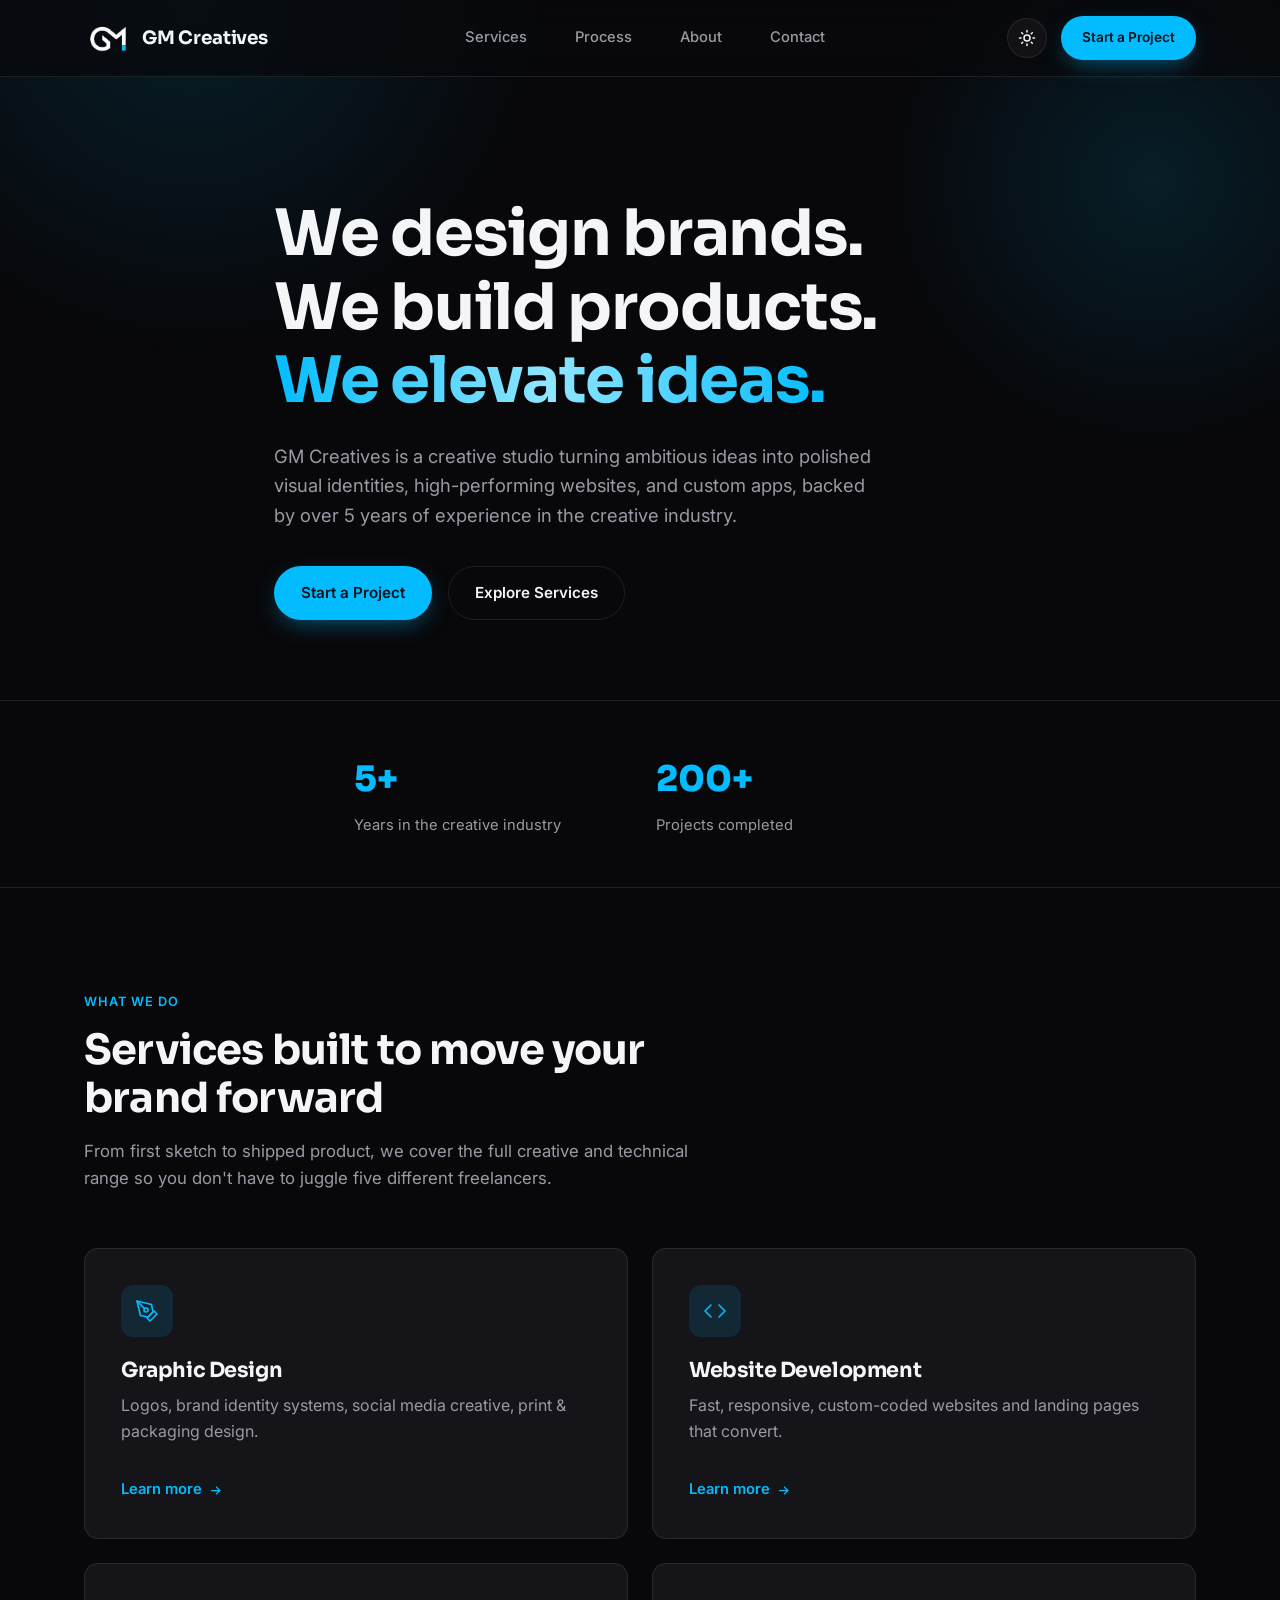
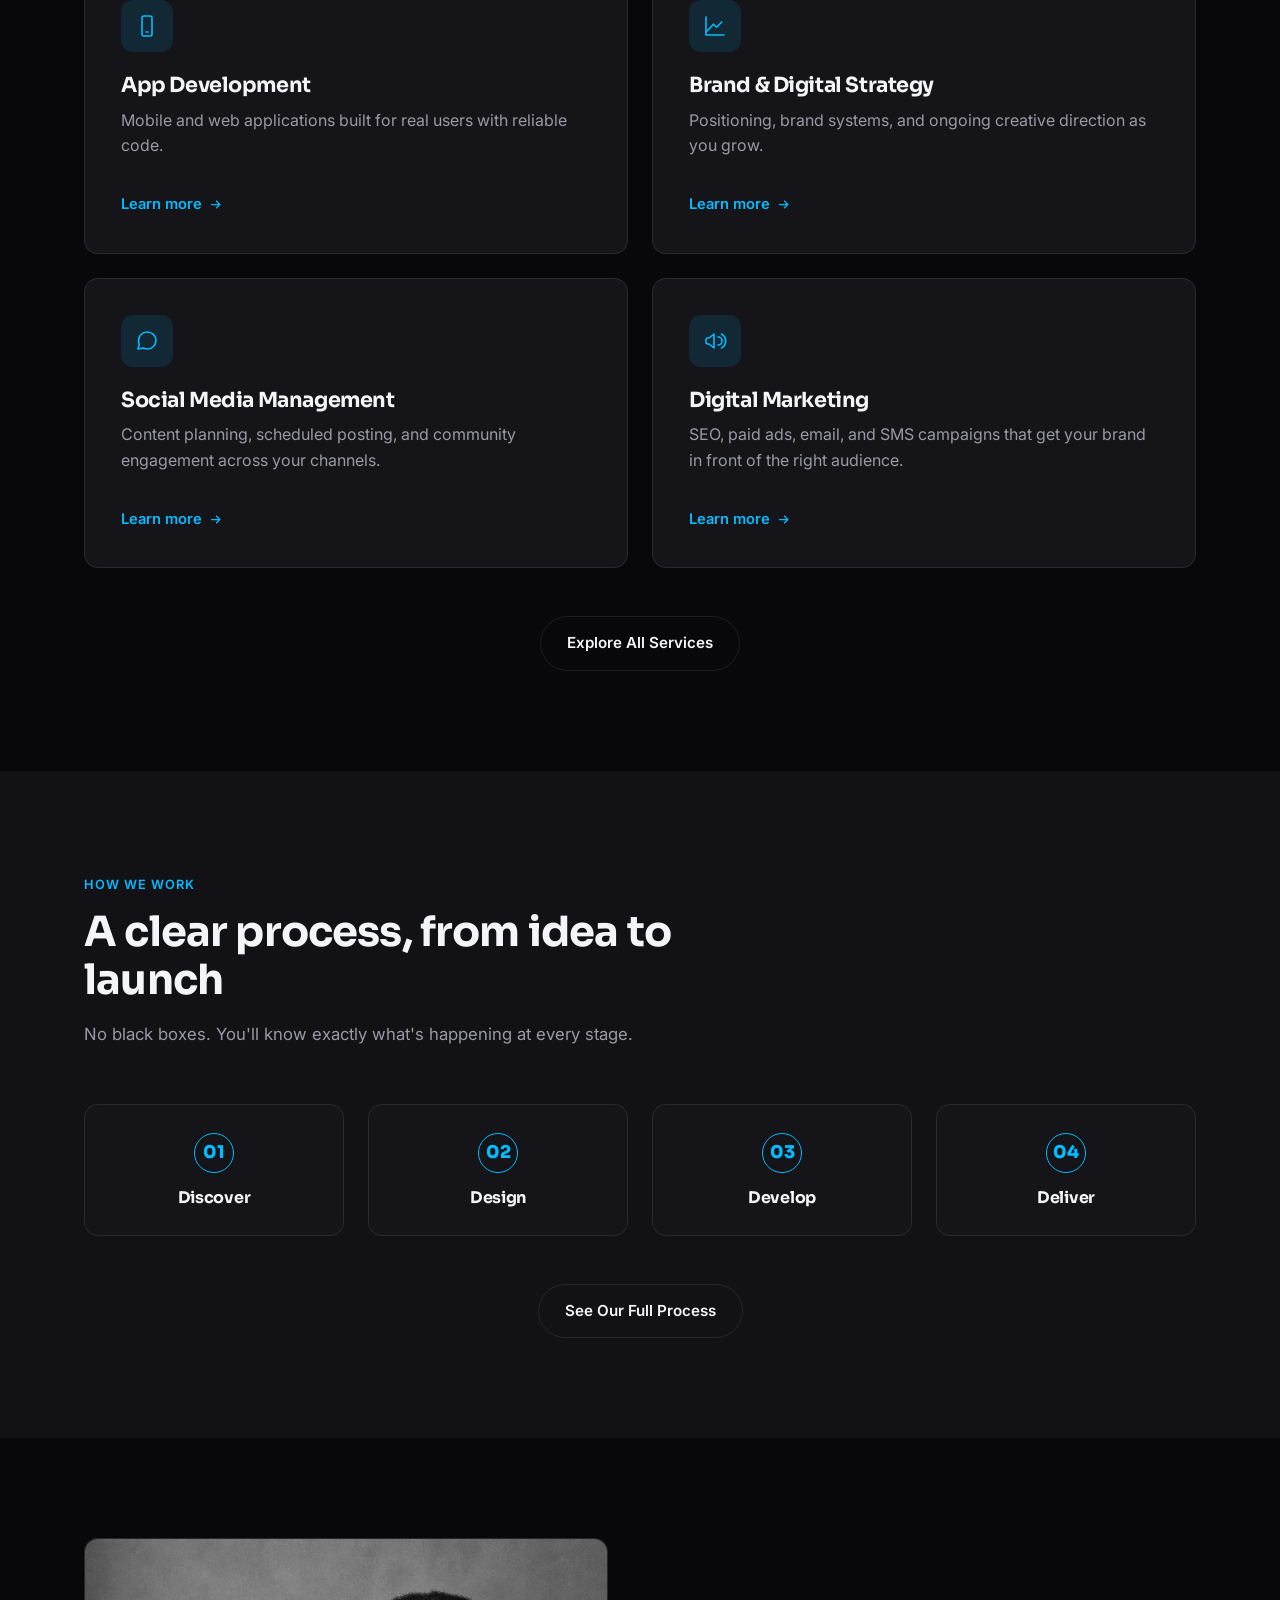
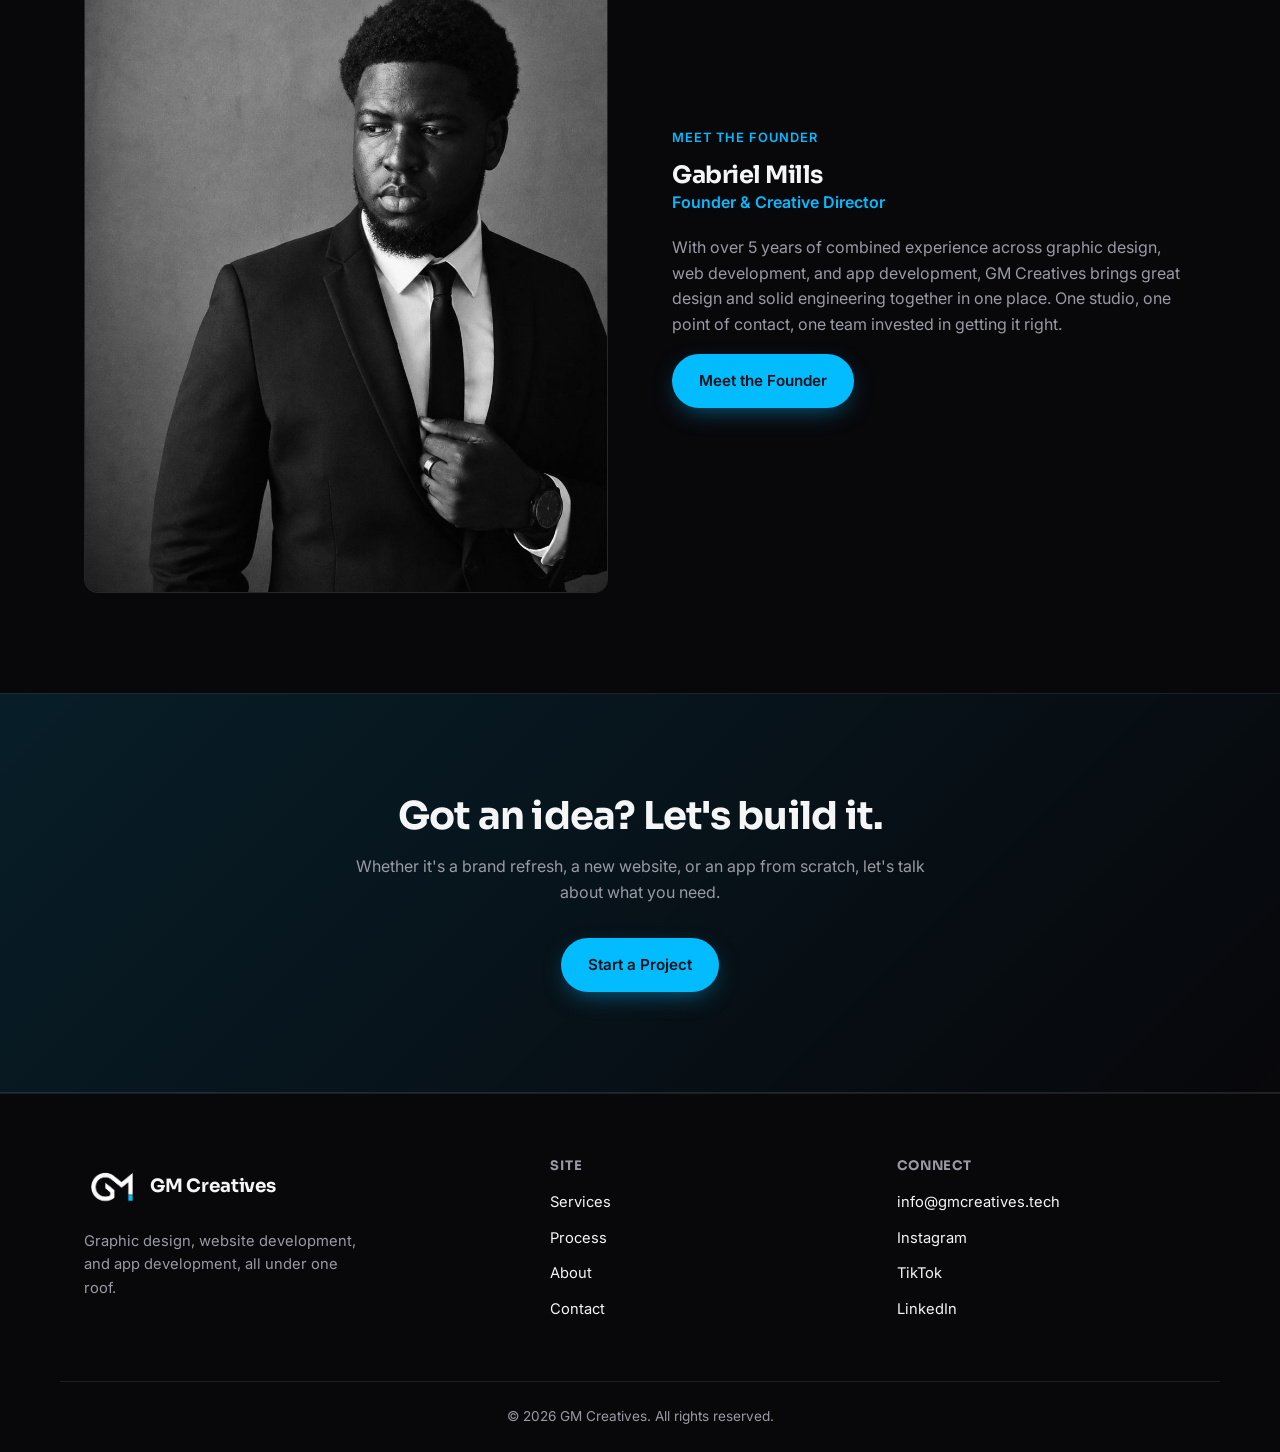
<file: index.html>
<!DOCTYPE html>
<html lang="en">
<head>
<meta charset="UTF-8">
<meta name="viewport" content="width=device-width, initial-scale=1.0">
<title>GM Creatives | Graphic Design, Web & App Development Studio</title>
<meta name="description" content="GM Creatives is a graphic design, website development, and app development studio led by Gabriel Mills, bringing over 5 years of creative industry experience to every project.">
<link rel="icon" type="image/jpeg" href="assets/images/logo.jpeg">
<link rel="preconnect" href="https://fonts.googleapis.com">
<link rel="preconnect" href="https://fonts.gstatic.com" crossorigin>
<link href="https://fonts.googleapis.com/css2?family=Sora:wght@400;500;600;700;800&family=Inter:wght@400;500;600;700&display=swap" rel="stylesheet">
<link rel="stylesheet" href="assets/css/styles.css">
<script>
  (function() {
    var saved = localStorage.getItem('gmc-theme');
    var theme = saved || 'dark';
    document.documentElement.setAttribute('data-theme', theme);
  })();
</script>
</head>
<body>

<div class="preloader" id="preloader">
  <div class="preloader-inner">
    <div class="preloader-ring"></div>
    <img src="assets/images/logo-white.png" alt="GM Creatives" class="preloader-logo logo-dark">
    <img src="assets/images/logo-black.png" alt="GM Creatives" class="preloader-logo logo-light">
  </div>
</div>

<div class="bg-glow" aria-hidden="true"></div>

<header class="site-header" id="top">
  <div class="container header-inner">
    <a href="index.html" class="brand">
      <img src="assets/images/logo-white.png" alt="GM Creatives logo" class="brand-mark logo-dark">
      <img src="assets/images/logo-black.png" alt="GM Creatives logo" class="brand-mark logo-light">
      <span class="brand-name">GM Creatives</span>
    </a>

    <nav class="main-nav" id="main-nav">
      <a href="services.html"><svg class="nav-arrow" viewBox="0 0 24 24" fill="none" stroke="currentColor" stroke-width="2" stroke-linecap="round" stroke-linejoin="round"><path d="M7 17L17 7M17 7H8M17 7V16"></path></svg>Services</a>
      <a href="process.html"><svg class="nav-arrow" viewBox="0 0 24 24" fill="none" stroke="currentColor" stroke-width="2" stroke-linecap="round" stroke-linejoin="round"><path d="M7 17L17 7M17 7H8M17 7V16"></path></svg>Process</a>
      <a href="about.html"><svg class="nav-arrow" viewBox="0 0 24 24" fill="none" stroke="currentColor" stroke-width="2" stroke-linecap="round" stroke-linejoin="round"><path d="M7 17L17 7M17 7H8M17 7V16"></path></svg>About</a>
      <a href="contact.html"><svg class="nav-arrow" viewBox="0 0 24 24" fill="none" stroke="currentColor" stroke-width="2" stroke-linecap="round" stroke-linejoin="round"><path d="M7 17L17 7M17 7H8M17 7V16"></path></svg>Contact</a>
    </nav>

    <div class="header-actions">
      <button class="theme-toggle" id="theme-toggle" type="button" aria-label="Toggle light and dark mode">
        <svg class="icon-sun" viewBox="0 0 24 24" fill="none" stroke="currentColor" stroke-width="2" stroke-linecap="round" stroke-linejoin="round"><circle cx="12" cy="12" r="4"></circle><path d="M12 2v2M12 20v2M4.93 4.93l1.41 1.41M17.66 17.66l1.41 1.41M2 12h2M20 12h2M6.34 17.66l-1.41 1.41M19.07 4.93l-1.41 1.41"></path></svg>
        <svg class="icon-moon" viewBox="0 0 24 24" fill="none" stroke="currentColor" stroke-width="2" stroke-linecap="round" stroke-linejoin="round"><path d="M21 12.79A9 9 0 1 1 11.21 3a7 7 0 0 0 9.79 9.79z"></path></svg>
      </button>
      <a href="contact.html" class="btn btn-primary btn-sm">Start a Project</a>
      <button class="nav-toggle" id="nav-toggle" type="button" aria-label="Open menu" aria-expanded="false">
        <span></span><span></span><span></span>
      </button>
    </div>
  </div>
</header>

<nav class="mobile-nav-overlay" id="mobile-nav-overlay">
  <a href="services.html"><svg class="nav-arrow" viewBox="0 0 24 24" fill="none" stroke="currentColor" stroke-width="2" stroke-linecap="round" stroke-linejoin="round"><path d="M7 17L17 7M17 7H8M17 7V16"></path></svg>Services</a>
  <a href="process.html"><svg class="nav-arrow" viewBox="0 0 24 24" fill="none" stroke="currentColor" stroke-width="2" stroke-linecap="round" stroke-linejoin="round"><path d="M7 17L17 7M17 7H8M17 7V16"></path></svg>Process</a>
  <a href="about.html"><svg class="nav-arrow" viewBox="0 0 24 24" fill="none" stroke="currentColor" stroke-width="2" stroke-linecap="round" stroke-linejoin="round"><path d="M7 17L17 7M17 7H8M17 7V16"></path></svg>About</a>
  <a href="contact.html"><svg class="nav-arrow" viewBox="0 0 24 24" fill="none" stroke="currentColor" stroke-width="2" stroke-linecap="round" stroke-linejoin="round"><path d="M7 17L17 7M17 7H8M17 7V16"></path></svg>Contact</a>
  <a href="contact.html" class="btn btn-primary btn-sm mobile-cta">Start a Project</a>
</nav>

<main>

  <!-- HERO -->
  <section class="hero">
    <div class="container hero-inner">
      <h1 class="hero-title">
        <span class="hero-line hero-line-1">We design brands.</span><br>
        <span class="hero-line hero-line-2">We build products.</span><br>
        <span class="hero-line hero-line-3">We elevate ideas.</span>
      </h1>
      <p class="hero-sub reveal">
        GM Creatives is a creative studio turning ambitious ideas into polished visual identities,
        high-performing websites, and custom apps, backed by over 5 years of experience in the creative industry.
      </p>
      <div class="hero-actions reveal">
        <a href="contact.html" class="btn btn-primary">Start a Project</a>
        <a href="services.html" class="btn btn-ghost">Explore Services</a>
      </div>
    </div>
  </section>

  <!-- PILLARS / STATS -->
  <section class="pillars">
    <div class="container pillars-grid">
      <div class="pillar reveal">
        <span class="pillar-num">5+</span>
        <span class="pillar-label">Years in the creative industry</span>
      </div>
      <div class="pillar reveal">
        <span class="pillar-num">200+</span>
        <span class="pillar-label">Projects completed</span>
      </div>
    </div>
  </section>

  <!-- SERVICES TEASER -->
  <section class="services">
    <div class="container">
      <div class="section-head reveal">
        <p class="eyebrow">What we do</p>
        <h2>Services built to move your brand forward</h2>
        <p class="section-sub">From first sketch to shipped product, we cover the full creative and technical range so you don't have to juggle five different freelancers.</p>
      </div>

      <div class="services-grid">
        <a href="services.html#graphic-design" class="service-card reveal">
          <div class="service-icon">
            <svg viewBox="0 0 24 24" fill="none" stroke="currentColor" stroke-width="1.6" stroke-linecap="round" stroke-linejoin="round"><path d="M12 19l7-7 3 3-7 7-3-3z"></path><path d="M18 13l-1.5-7.5L2 2l3.5 14.5L13 18l5-5z"></path><path d="M2 2l7.586 7.586"></path><circle cx="11" cy="11" r="2"></circle></svg>
          </div>
          <h3>Graphic Design</h3>
          <p>Logos, brand identity systems, social media creative, print &amp; packaging design.</p>
          <span class="know-more">Learn more <svg viewBox="0 0 24 24" fill="none" stroke="currentColor" stroke-width="2"><path d="M5 12h14M13 6l6 6-6 6"></path></svg></span>
        </a>

        <a href="services.html#website-development" class="service-card reveal">
          <div class="service-icon">
            <svg viewBox="0 0 24 24" fill="none" stroke="currentColor" stroke-width="1.6" stroke-linecap="round" stroke-linejoin="round"><polyline points="16 18 22 12 16 6"></polyline><polyline points="8 6 2 12 8 18"></polyline></svg>
          </div>
          <h3>Website Development</h3>
          <p>Fast, responsive, custom-coded websites and landing pages that convert.</p>
          <span class="know-more">Learn more <svg viewBox="0 0 24 24" fill="none" stroke="currentColor" stroke-width="2"><path d="M5 12h14M13 6l6 6-6 6"></path></svg></span>
        </a>

        <a href="services.html#app-development" class="service-card reveal">
          <div class="service-icon">
            <svg viewBox="0 0 24 24" fill="none" stroke="currentColor" stroke-width="1.6" stroke-linecap="round" stroke-linejoin="round"><rect x="7" y="2" width="10" height="20" rx="2"></rect><line x1="11" y1="18" x2="13" y2="18"></line></svg>
          </div>
          <h3>App Development</h3>
          <p>Mobile and web applications built for real users with reliable code.</p>
          <span class="know-more">Learn more <svg viewBox="0 0 24 24" fill="none" stroke="currentColor" stroke-width="2"><path d="M5 12h14M13 6l6 6-6 6"></path></svg></span>
        </a>

        <a href="services.html#brand-strategy" class="service-card reveal">
          <div class="service-icon">
            <svg viewBox="0 0 24 24" fill="none" stroke="currentColor" stroke-width="1.6" stroke-linecap="round" stroke-linejoin="round"><path d="M3 3v18h18"></path><path d="M18.7 8l-5.1 5.2-3-3L3 18"></path></svg>
          </div>
          <h3>Brand &amp; Digital Strategy</h3>
          <p>Positioning, brand systems, and ongoing creative direction as you grow.</p>
          <span class="know-more">Learn more <svg viewBox="0 0 24 24" fill="none" stroke="currentColor" stroke-width="2"><path d="M5 12h14M13 6l6 6-6 6"></path></svg></span>
        </a>

        <a href="services.html#social-media-management" class="service-card reveal">
          <div class="service-icon">
            <svg viewBox="0 0 24 24" fill="none" stroke="currentColor" stroke-width="1.6" stroke-linecap="round" stroke-linejoin="round"><path d="M21 11.5a8.5 8.5 0 01-8.5 8.5 8.4 8.4 0 01-4-1L3 20l1.2-4.8A8.4 8.4 0 013.5 11.5 8.5 8.5 0 0112 3a8.5 8.5 0 019 8.5z"></path></svg>
          </div>
          <h3>Social Media Management</h3>
          <p>Content planning, scheduled posting, and community engagement across your channels.</p>
          <span class="know-more">Learn more <svg viewBox="0 0 24 24" fill="none" stroke="currentColor" stroke-width="2"><path d="M5 12h14M13 6l6 6-6 6"></path></svg></span>
        </a>

        <a href="services.html#digital-marketing" class="service-card reveal">
          <div class="service-icon">
            <svg viewBox="0 0 24 24" fill="none" stroke="currentColor" stroke-width="1.6" stroke-linecap="round" stroke-linejoin="round"><path d="M3 11v2a2 2 0 002 2h1l5 4V5L6 9H5a2 2 0 00-2 2z"></path><path d="M15 8a4 4 0 010 8"></path><path d="M18.5 5a8 8 0 010 14"></path></svg>
          </div>
          <h3>Digital Marketing</h3>
          <p>SEO, paid ads, email, and SMS campaigns that get your brand in front of the right audience.</p>
          <span class="know-more">Learn more <svg viewBox="0 0 24 24" fill="none" stroke="currentColor" stroke-width="2"><path d="M5 12h14M13 6l6 6-6 6"></path></svg></span>
        </a>
      </div>

      <div class="section-cta reveal">
        <a href="services.html" class="btn btn-ghost">Explore All Services</a>
      </div>
    </div>
  </section>

  <!-- PROCESS TEASER -->
  <section class="process">
    <div class="container">
      <div class="section-head reveal">
        <p class="eyebrow">How we work</p>
        <h2>A clear process, from idea to launch</h2>
        <p class="section-sub">No black boxes. You'll know exactly what's happening at every stage.</p>
      </div>

      <div class="process-teaser-row">
        <div class="process-teaser-item reveal">
          <div class="timeline-marker">01</div>
          <h3>Discover</h3>
        </div>
        <div class="process-teaser-item reveal">
          <div class="timeline-marker">02</div>
          <h3>Design</h3>
        </div>
        <div class="process-teaser-item reveal">
          <div class="timeline-marker">03</div>
          <h3>Develop</h3>
        </div>
        <div class="process-teaser-item reveal">
          <div class="timeline-marker">04</div>
          <h3>Deliver</h3>
        </div>
      </div>

      <div class="section-cta reveal">
        <a href="process.html" class="btn btn-ghost">See Our Full Process</a>
      </div>
    </div>
  </section>

  <!-- ABOUT TEASER -->
  <section class="about">
    <div class="container teaser">
      <div class="teaser-photo reveal">
        <img src="assets/images/founder.png" alt="Gabriel Mills, Founder of GM Creatives">
      </div>
      <div class="reveal">
        <p class="eyebrow">Meet the founder</p>
        <h2>Gabriel Mills</h2>
        <p class="about-role">Founder &amp; Creative Director</p>
        <p class="about-text">
          With over 5 years of combined experience across graphic design, web development, and app
          development, GM Creatives brings great design and solid engineering together in one place.
          One studio, one point of contact, one team invested in getting it right.
        </p>
        <a href="about.html" class="btn btn-primary">Meet the Founder</a>
      </div>
    </div>
  </section>

  <!-- CTA BANNER -->
  <section class="cta-banner">
    <div class="container cta-inner reveal">
      <h2>Got an idea? Let's build it.</h2>
      <p>Whether it's a brand refresh, a new website, or an app from scratch, let's talk about what you need.</p>
      <a href="contact.html" class="btn btn-primary">Start a Project</a>
    </div>
  </section>

</main>

<footer class="site-footer">
  <div class="container footer-inner">
    <div class="footer-brand">
      <a href="index.html" class="brand">
        <img src="assets/images/logo-white.png" alt="GM Creatives logo" class="brand-mark logo-dark">
        <img src="assets/images/logo-black.png" alt="GM Creatives logo" class="brand-mark logo-light">
        <span class="brand-name">GM Creatives</span>
      </a>
      <p>Graphic design, website development, and app development, all under one roof.</p>
    </div>

    <div class="footer-links">
      <h4>Site</h4>
      <a href="services.html">Services</a>
      <a href="process.html">Process</a>
      <a href="about.html">About</a>
      <a href="contact.html">Contact</a>
    </div>

    <div class="footer-links">
      <h4>Connect</h4>
      <a href="mailto:info@gmcreatives.tech">info@gmcreatives.tech</a>
      <a href="https://instagram.com/officialmills__" target="_blank" rel="noopener">Instagram</a>
      <a href="https://tiktok.com/@officialmills__" target="_blank" rel="noopener">TikTok</a>
      <a href="https://www.linkedin.com/in/gmills69" target="_blank" rel="noopener">LinkedIn</a>
    </div>
  </div>
  <div class="container footer-bottom">
    <p>&copy; <span id="year"></span> GM Creatives. All rights reserved.</p>
  </div>
</footer>

<script src="assets/js/main.js"></script>
</body>
</html>
</file>
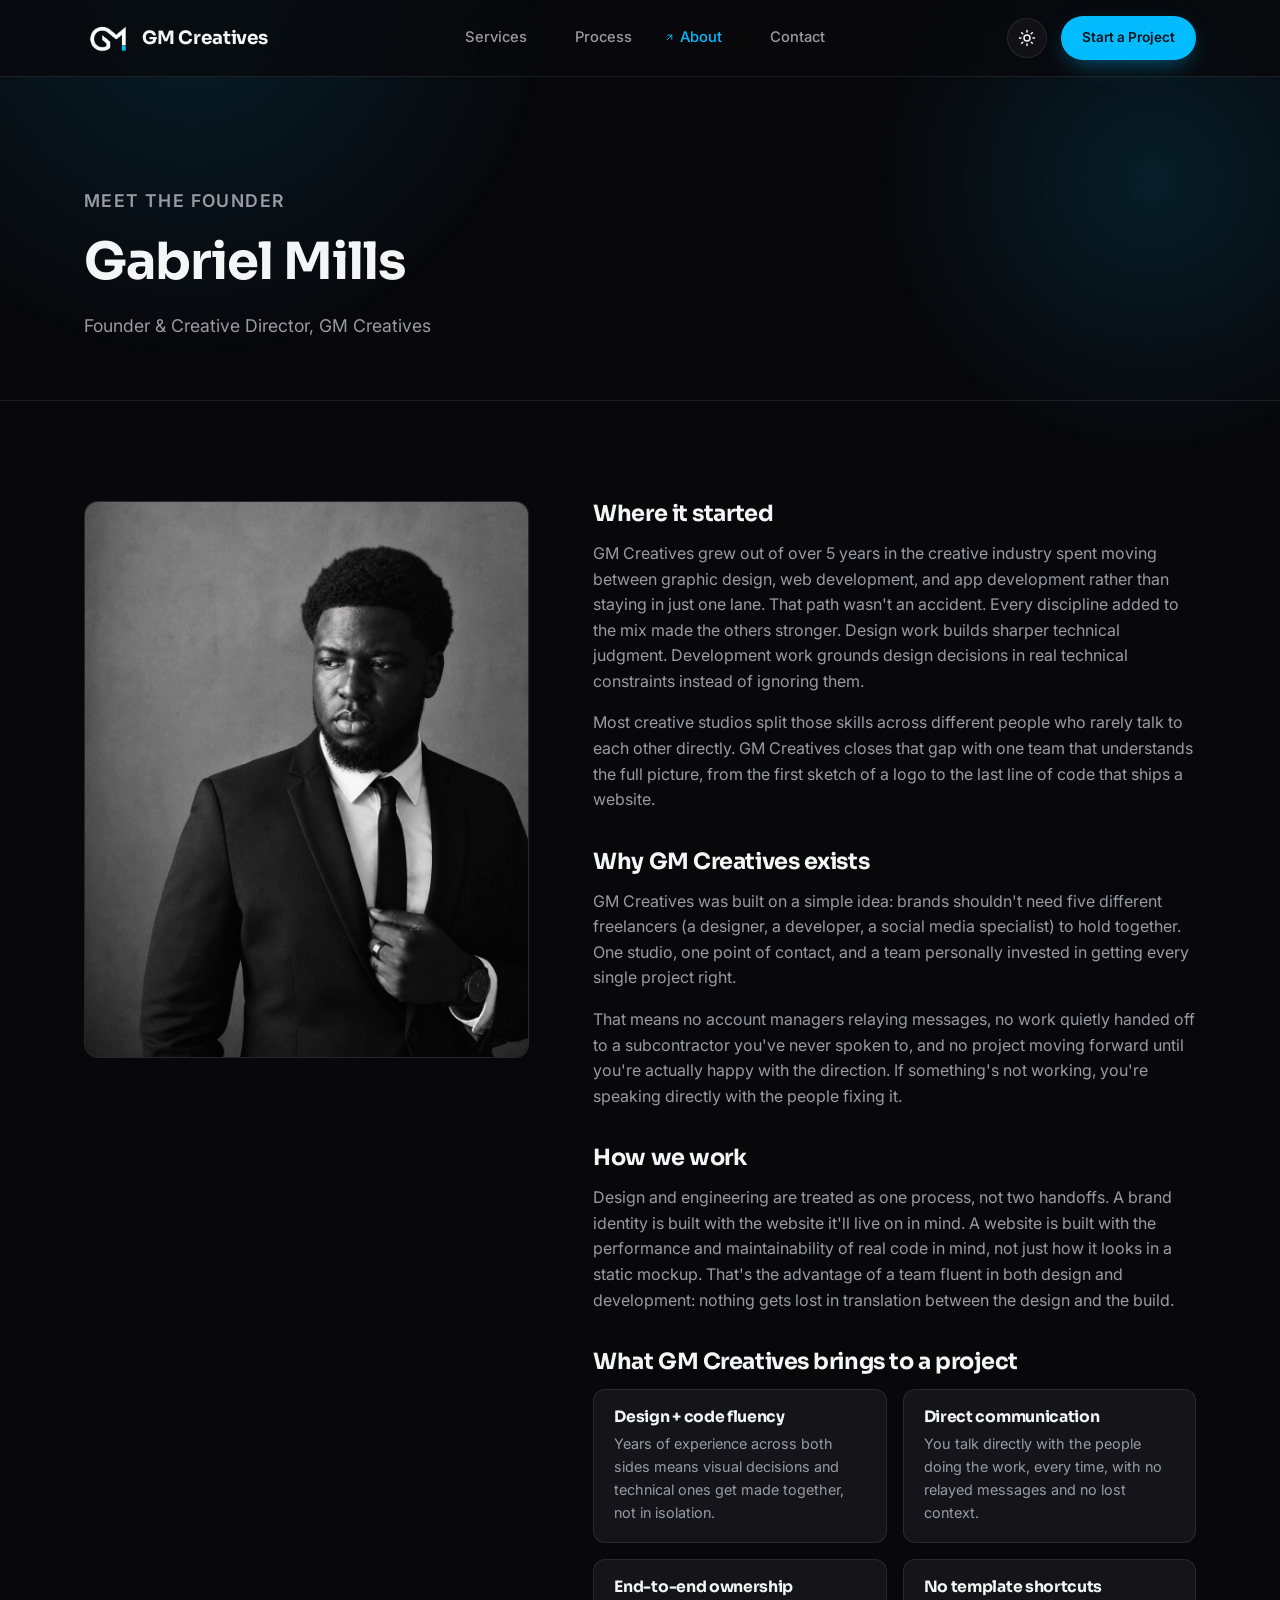
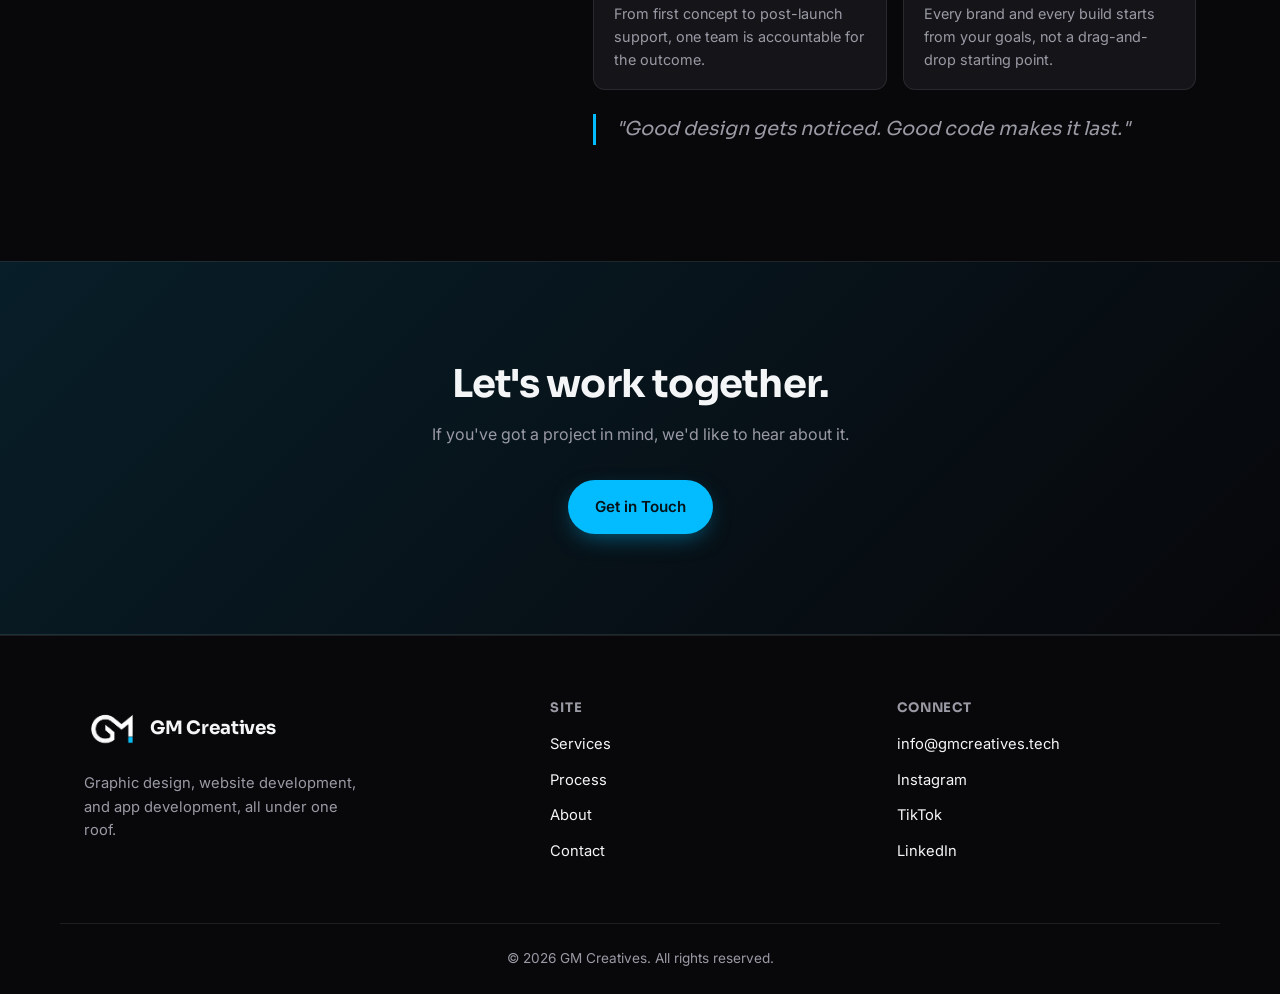
<file: about.html>
<!DOCTYPE html>
<html lang="en">
<head>
<meta charset="UTF-8">
<meta name="viewport" content="width=device-width, initial-scale=1.0">
<title>About | GM Creatives</title>
<meta name="description" content="Meet Gabriel Mills, founder and creative director of GM Creatives, with over 5 years of experience across graphic design, web development, and app development.">
<link rel="icon" type="image/jpeg" href="assets/images/logo.jpeg">
<link rel="preconnect" href="https://fonts.googleapis.com">
<link rel="preconnect" href="https://fonts.gstatic.com" crossorigin>
<link href="https://fonts.googleapis.com/css2?family=Sora:wght@400;500;600;700;800&family=Inter:wght@400;500;600;700&display=swap" rel="stylesheet">
<link rel="stylesheet" href="assets/css/styles.css">
<script>
  (function() {
    var saved = localStorage.getItem('gmc-theme');
    var theme = saved || 'dark';
    document.documentElement.setAttribute('data-theme', theme);
  })();
</script>
</head>
<body>

<div class="bg-glow" aria-hidden="true"></div>

<header class="site-header" id="top">
  <div class="container header-inner">
    <a href="index.html" class="brand">
      <img src="assets/images/logo-white.png" alt="GM Creatives logo" class="brand-mark logo-dark">
      <img src="assets/images/logo-black.png" alt="GM Creatives logo" class="brand-mark logo-light">
      <span class="brand-name">GM Creatives</span>
    </a>

    <nav class="main-nav" id="main-nav">
      <a href="services.html"><svg class="nav-arrow" viewBox="0 0 24 24" fill="none" stroke="currentColor" stroke-width="2" stroke-linecap="round" stroke-linejoin="round"><path d="M7 17L17 7M17 7H8M17 7V16"></path></svg>Services</a>
      <a href="process.html"><svg class="nav-arrow" viewBox="0 0 24 24" fill="none" stroke="currentColor" stroke-width="2" stroke-linecap="round" stroke-linejoin="round"><path d="M7 17L17 7M17 7H8M17 7V16"></path></svg>Process</a>
      <a href="about.html" class="active"><svg class="nav-arrow" viewBox="0 0 24 24" fill="none" stroke="currentColor" stroke-width="2" stroke-linecap="round" stroke-linejoin="round"><path d="M7 17L17 7M17 7H8M17 7V16"></path></svg>About</a>
      <a href="contact.html"><svg class="nav-arrow" viewBox="0 0 24 24" fill="none" stroke="currentColor" stroke-width="2" stroke-linecap="round" stroke-linejoin="round"><path d="M7 17L17 7M17 7H8M17 7V16"></path></svg>Contact</a>
    </nav>

    <div class="header-actions">
      <button class="theme-toggle" id="theme-toggle" type="button" aria-label="Toggle light and dark mode">
        <svg class="icon-sun" viewBox="0 0 24 24" fill="none" stroke="currentColor" stroke-width="2" stroke-linecap="round" stroke-linejoin="round"><circle cx="12" cy="12" r="4"></circle><path d="M12 2v2M12 20v2M4.93 4.93l1.41 1.41M17.66 17.66l1.41 1.41M2 12h2M20 12h2M6.34 17.66l-1.41 1.41M19.07 4.93l-1.41 1.41"></path></svg>
        <svg class="icon-moon" viewBox="0 0 24 24" fill="none" stroke="currentColor" stroke-width="2" stroke-linecap="round" stroke-linejoin="round"><path d="M21 12.79A9 9 0 1 1 11.21 3a7 7 0 0 0 9.79 9.79z"></path></svg>
      </button>
      <a href="contact.html" class="btn btn-primary btn-sm">Start a Project</a>
      <button class="nav-toggle" id="nav-toggle" type="button" aria-label="Open menu" aria-expanded="false">
        <span></span><span></span><span></span>
      </button>
    </div>
  </div>
</header>

<nav class="mobile-nav-overlay" id="mobile-nav-overlay">
  <a href="services.html"><svg class="nav-arrow" viewBox="0 0 24 24" fill="none" stroke="currentColor" stroke-width="2" stroke-linecap="round" stroke-linejoin="round"><path d="M7 17L17 7M17 7H8M17 7V16"></path></svg>Services</a>
  <a href="process.html"><svg class="nav-arrow" viewBox="0 0 24 24" fill="none" stroke="currentColor" stroke-width="2" stroke-linecap="round" stroke-linejoin="round"><path d="M7 17L17 7M17 7H8M17 7V16"></path></svg>Process</a>
  <a href="about.html" class="active"><svg class="nav-arrow" viewBox="0 0 24 24" fill="none" stroke="currentColor" stroke-width="2" stroke-linecap="round" stroke-linejoin="round"><path d="M7 17L17 7M17 7H8M17 7V16"></path></svg>About</a>
  <a href="contact.html"><svg class="nav-arrow" viewBox="0 0 24 24" fill="none" stroke="currentColor" stroke-width="2" stroke-linecap="round" stroke-linejoin="round"><path d="M7 17L17 7M17 7H8M17 7V16"></path></svg>Contact</a>
  <a href="contact.html" class="btn btn-primary btn-sm mobile-cta">Start a Project</a>
</nav>

<main>

  <section class="page-header">
    <div class="container">
      <p class="eyebrow reveal">Meet the founder</p>
      <h1 class="reveal">Gabriel Mills</h1>
      <p class="reveal">Founder &amp; Creative Director, GM Creatives</p>
    </div>
  </section>

  <section>
    <div class="container about-detail-grid">
      <div class="about-detail-photo reveal">
        <img src="assets/images/founder.png" alt="Gabriel Mills, Founder of GM Creatives">
      </div>

      <div class="about-detail-content reveal">
        <h2>Where it started</h2>
        <p>GM Creatives grew out of over 5 years in the creative industry spent moving between graphic design, web development, and app development rather than staying in just one lane. That path wasn't an accident. Every discipline added to the mix made the others stronger. Design work builds sharper technical judgment. Development work grounds design decisions in real technical constraints instead of ignoring them.</p>
        <p>Most creative studios split those skills across different people who rarely talk to each other directly. GM Creatives closes that gap with one team that understands the full picture, from the first sketch of a logo to the last line of code that ships a website.</p>

        <h2>Why GM Creatives exists</h2>
        <p>GM Creatives was built on a simple idea: brands shouldn't need five different freelancers (a designer, a developer, a social media specialist) to hold together. One studio, one point of contact, and a team personally invested in getting every single project right.</p>
        <p>That means no account managers relaying messages, no work quietly handed off to a subcontractor you've never spoken to, and no project moving forward until you're actually happy with the direction. If something's not working, you're speaking directly with the people fixing it.</p>

        <h2>How we work</h2>
        <p>Design and engineering are treated as one process, not two handoffs. A brand identity is built with the website it'll live on in mind. A website is built with the performance and maintainability of real code in mind, not just how it looks in a static mockup. That's the advantage of a team fluent in both design and development: nothing gets lost in translation between the design and the build.</p>

        <h2>What GM Creatives brings to a project</h2>
        <div class="bring-list">
          <div class="bring-item">
            <h4>Design + code fluency</h4>
            <p>Years of experience across both sides means visual decisions and technical ones get made together, not in isolation.</p>
          </div>
          <div class="bring-item">
            <h4>Direct communication</h4>
            <p>You talk directly with the people doing the work, every time, with no relayed messages and no lost context.</p>
          </div>
          <div class="bring-item">
            <h4>End-to-end ownership</h4>
            <p>From first concept to post-launch support, one team is accountable for the outcome.</p>
          </div>
          <div class="bring-item">
            <h4>No template shortcuts</h4>
            <p>Every brand and every build starts from your goals, not a drag-and-drop starting point.</p>
          </div>
        </div>

        <p class="about-quote">"Good design gets noticed. Good code makes it last."</p>
      </div>
    </div>
  </section>

  <section class="cta-banner">
    <div class="container cta-inner reveal">
      <h2>Let's work together.</h2>
      <p>If you've got a project in mind, we'd like to hear about it.</p>
      <a href="contact.html" class="btn btn-primary">Get in Touch</a>
    </div>
  </section>

</main>

<footer class="site-footer">
  <div class="container footer-inner">
    <div class="footer-brand">
      <a href="index.html" class="brand">
        <img src="assets/images/logo-white.png" alt="GM Creatives logo" class="brand-mark logo-dark">
        <img src="assets/images/logo-black.png" alt="GM Creatives logo" class="brand-mark logo-light">
        <span class="brand-name">GM Creatives</span>
      </a>
      <p>Graphic design, website development, and app development, all under one roof.</p>
    </div>

    <div class="footer-links">
      <h4>Site</h4>
      <a href="services.html">Services</a>
      <a href="process.html">Process</a>
      <a href="about.html">About</a>
      <a href="contact.html">Contact</a>
    </div>

    <div class="footer-links">
      <h4>Connect</h4>
      <a href="mailto:info@gmcreatives.tech">info@gmcreatives.tech</a>
      <a href="https://instagram.com/officialmills__" target="_blank" rel="noopener">Instagram</a>
      <a href="https://tiktok.com/@officialmills__" target="_blank" rel="noopener">TikTok</a>
      <a href="https://www.linkedin.com/in/gmills69" target="_blank" rel="noopener">LinkedIn</a>
    </div>
  </div>
  <div class="container footer-bottom">
    <p>&copy; <span id="year"></span> GM Creatives. All rights reserved.</p>
  </div>
</footer>

<script src="assets/js/main.js"></script>
</body>
</html>
</file>
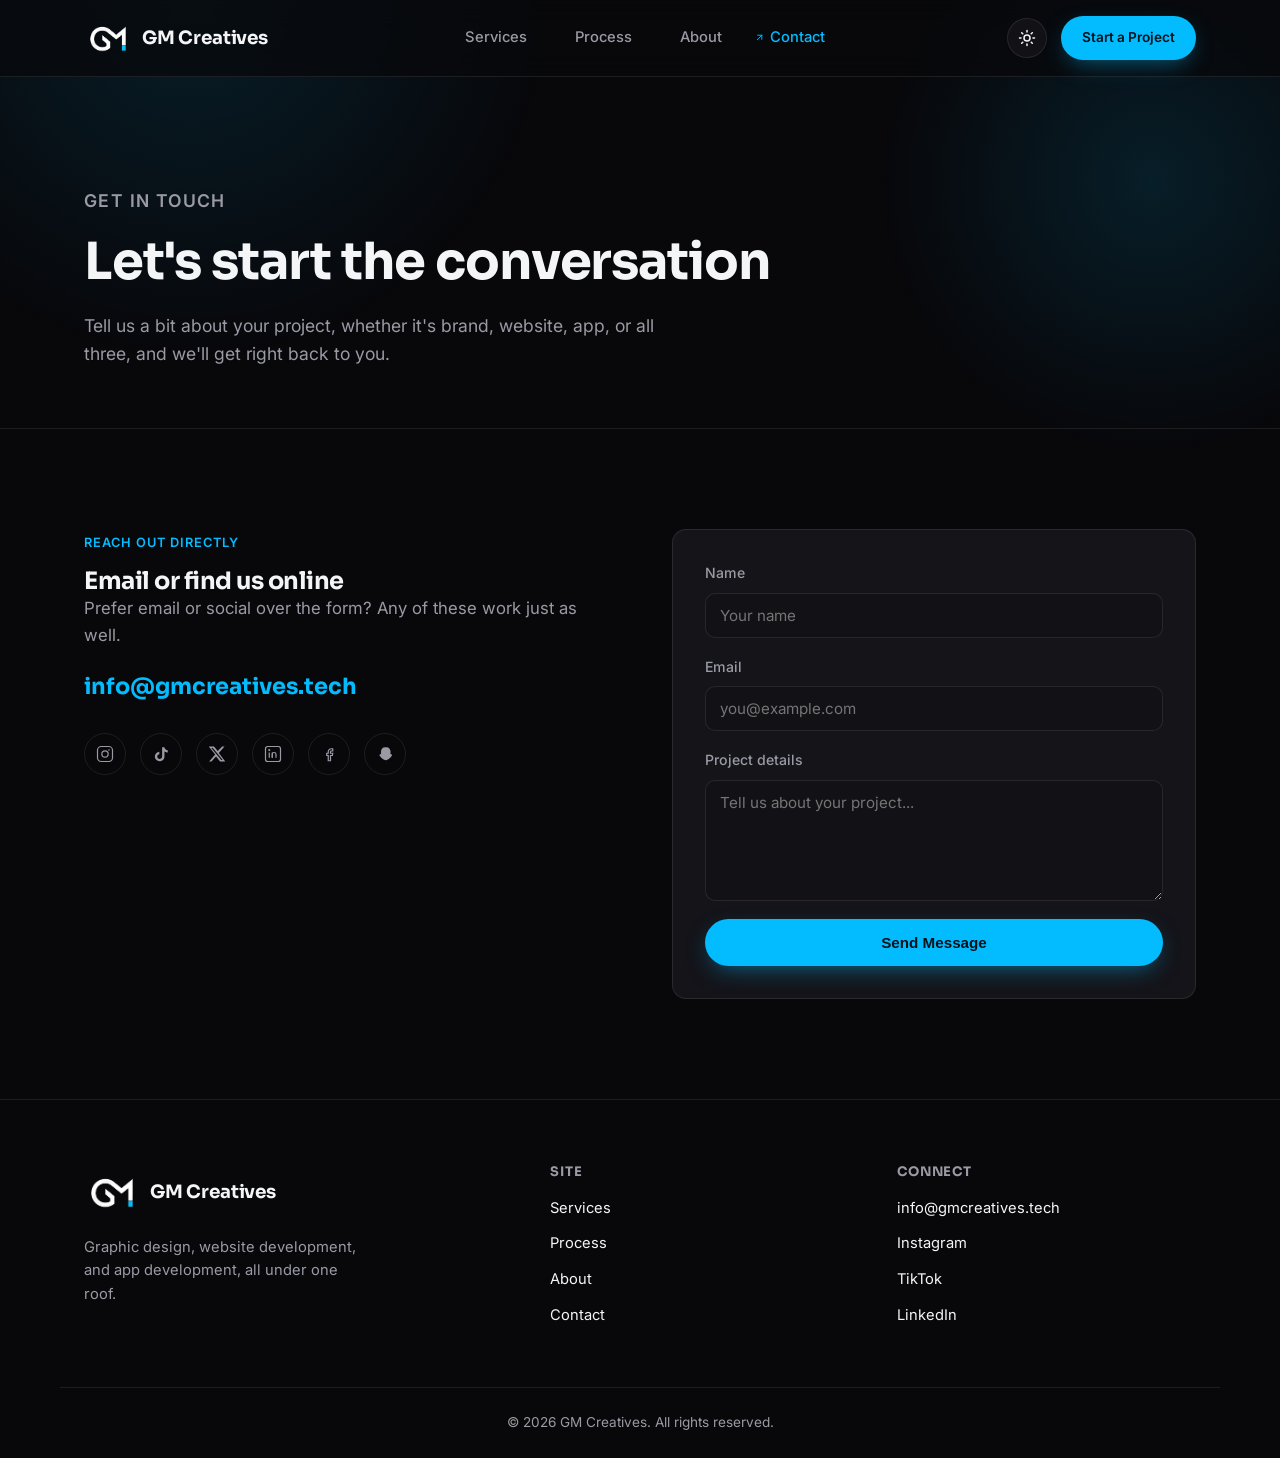
<file: contact.html>
<!DOCTYPE html>
<html lang="en">
<head>
<meta charset="UTF-8">
<meta name="viewport" content="width=device-width, initial-scale=1.0">
<title>Contact | GM Creatives</title>
<meta name="description" content="Get in touch with GM Creatives to start a graphic design, website, or app development project.">
<link rel="icon" type="image/jpeg" href="assets/images/logo.jpeg">
<link rel="preconnect" href="https://fonts.googleapis.com">
<link rel="preconnect" href="https://fonts.gstatic.com" crossorigin>
<link href="https://fonts.googleapis.com/css2?family=Sora:wght@400;500;600;700;800&family=Inter:wght@400;500;600;700&display=swap" rel="stylesheet">
<link rel="stylesheet" href="assets/css/styles.css">
<script>
  (function() {
    var saved = localStorage.getItem('gmc-theme');
    var theme = saved || 'dark';
    document.documentElement.setAttribute('data-theme', theme);
  })();
</script>
</head>
<body>

<div class="bg-glow" aria-hidden="true"></div>

<header class="site-header" id="top">
  <div class="container header-inner">
    <a href="index.html" class="brand">
      <img src="assets/images/logo-white.png" alt="GM Creatives logo" class="brand-mark logo-dark">
      <img src="assets/images/logo-black.png" alt="GM Creatives logo" class="brand-mark logo-light">
      <span class="brand-name">GM Creatives</span>
    </a>

    <nav class="main-nav" id="main-nav">
      <a href="services.html"><svg class="nav-arrow" viewBox="0 0 24 24" fill="none" stroke="currentColor" stroke-width="2" stroke-linecap="round" stroke-linejoin="round"><path d="M7 17L17 7M17 7H8M17 7V16"></path></svg>Services</a>
      <a href="process.html"><svg class="nav-arrow" viewBox="0 0 24 24" fill="none" stroke="currentColor" stroke-width="2" stroke-linecap="round" stroke-linejoin="round"><path d="M7 17L17 7M17 7H8M17 7V16"></path></svg>Process</a>
      <a href="about.html"><svg class="nav-arrow" viewBox="0 0 24 24" fill="none" stroke="currentColor" stroke-width="2" stroke-linecap="round" stroke-linejoin="round"><path d="M7 17L17 7M17 7H8M17 7V16"></path></svg>About</a>
      <a href="contact.html" class="active"><svg class="nav-arrow" viewBox="0 0 24 24" fill="none" stroke="currentColor" stroke-width="2" stroke-linecap="round" stroke-linejoin="round"><path d="M7 17L17 7M17 7H8M17 7V16"></path></svg>Contact</a>
    </nav>

    <div class="header-actions">
      <button class="theme-toggle" id="theme-toggle" type="button" aria-label="Toggle light and dark mode">
        <svg class="icon-sun" viewBox="0 0 24 24" fill="none" stroke="currentColor" stroke-width="2" stroke-linecap="round" stroke-linejoin="round"><circle cx="12" cy="12" r="4"></circle><path d="M12 2v2M12 20v2M4.93 4.93l1.41 1.41M17.66 17.66l1.41 1.41M2 12h2M20 12h2M6.34 17.66l-1.41 1.41M19.07 4.93l-1.41 1.41"></path></svg>
        <svg class="icon-moon" viewBox="0 0 24 24" fill="none" stroke="currentColor" stroke-width="2" stroke-linecap="round" stroke-linejoin="round"><path d="M21 12.79A9 9 0 1 1 11.21 3a7 7 0 0 0 9.79 9.79z"></path></svg>
      </button>
      <a href="contact.html" class="btn btn-primary btn-sm">Start a Project</a>
      <button class="nav-toggle" id="nav-toggle" type="button" aria-label="Open menu" aria-expanded="false">
        <span></span><span></span><span></span>
      </button>
    </div>
  </div>
</header>

<nav class="mobile-nav-overlay" id="mobile-nav-overlay">
  <a href="services.html"><svg class="nav-arrow" viewBox="0 0 24 24" fill="none" stroke="currentColor" stroke-width="2" stroke-linecap="round" stroke-linejoin="round"><path d="M7 17L17 7M17 7H8M17 7V16"></path></svg>Services</a>
  <a href="process.html"><svg class="nav-arrow" viewBox="0 0 24 24" fill="none" stroke="currentColor" stroke-width="2" stroke-linecap="round" stroke-linejoin="round"><path d="M7 17L17 7M17 7H8M17 7V16"></path></svg>Process</a>
  <a href="about.html"><svg class="nav-arrow" viewBox="0 0 24 24" fill="none" stroke="currentColor" stroke-width="2" stroke-linecap="round" stroke-linejoin="round"><path d="M7 17L17 7M17 7H8M17 7V16"></path></svg>About</a>
  <a href="contact.html" class="active"><svg class="nav-arrow" viewBox="0 0 24 24" fill="none" stroke="currentColor" stroke-width="2" stroke-linecap="round" stroke-linejoin="round"><path d="M7 17L17 7M17 7H8M17 7V16"></path></svg>Contact</a>
  <a href="contact.html" class="btn btn-primary btn-sm mobile-cta">Start a Project</a>
</nav>

<main>

  <section class="page-header">
    <div class="container">
      <p class="eyebrow reveal">Get in touch</p>
      <h1 class="reveal">Let's start the conversation</h1>
      <p class="reveal">Tell us a bit about your project, whether it's brand, website, app, or all three, and we'll get right back to you.</p>
    </div>
  </section>

  <section class="contact" id="contact">
    <div class="container contact-grid">
      <div class="contact-info reveal">
        <p class="eyebrow">Reach out directly</p>
        <h2>Email or find us online</h2>
        <p class="section-sub">Prefer email or social over the form? Any of these work just as well.</p>
        <a class="contact-email" href="mailto:info@gmcreatives.tech">info@gmcreatives.tech</a>
        <div class="socials">
          <a href="https://instagram.com/officialmills__" target="_blank" rel="noopener" aria-label="Instagram">
            <svg viewBox="0 0 24 24" fill="none" stroke="currentColor" stroke-width="1.6"><rect x="2" y="2" width="20" height="20" rx="5"></rect><circle cx="12" cy="12" r="4.2"></circle><circle cx="17.3" cy="6.7" r="1.1" fill="currentColor" stroke="none"></circle></svg>
          </a>
          <a href="https://tiktok.com/@officialmills__" target="_blank" rel="noopener" aria-label="TikTok">
            <svg viewBox="0 0 24 24" fill="currentColor" stroke="none"><path d="M16.6 3c.4 2.2 1.8 3.8 4.4 4v3c-1.6 0-3-.5-4.4-1.4v6.6c0 3.6-2.9 6.3-6.4 6.3S3.8 19 3.8 15.4c0-3.4 2.7-6.1 6-6.3v3.1c-1.6.2-2.8 1.5-2.8 3.2 0 1.8 1.5 3.2 3.2 3.2s3.3-1.4 3.3-3.2V3h3.1z"></path></svg>
          </a>
          <a href="https://x.com/officialmillz3" target="_blank" rel="noopener" aria-label="X (Twitter)">
            <svg viewBox="0 0 24 24" fill="currentColor" stroke="none"><path d="M18.9 2H22l-7.6 8.7L23 22h-6.9l-5.4-6.7L4.6 22H1.5l8.1-9.3L1 2h7l4.9 6.1L18.9 2zm-1.2 18h1.9L6.4 4h-2l13.3 16z"></path></svg>
          </a>
          <a href="https://www.linkedin.com/in/gmills69" target="_blank" rel="noopener" aria-label="LinkedIn">
            <svg viewBox="0 0 24 24" fill="none" stroke="currentColor" stroke-width="1.6"><rect x="2" y="2" width="20" height="20" rx="3"></rect><line x1="7" y1="10" x2="7" y2="17"></line><circle cx="7" cy="6.8" r="0.6" fill="currentColor"></circle><path d="M11 17v-4.5c0-1.5 1-2.5 2.5-2.5s2.5 1 2.5 2.5V17"></path><line x1="11" y1="10" x2="11" y2="17"></line></svg>
          </a>
          <a href="https://www.facebook.com/kvng.millz.5" target="_blank" rel="noopener" aria-label="Facebook">
            <svg viewBox="0 0 24 24" fill="none" stroke="currentColor" stroke-width="1.6"><path d="M15 8h2V5h-2c-2.2 0-4 1.8-4 4v2H9v3h2v7h3v-7h2.5l.5-3H14V9c0-.6.4-1 1-1z"></path></svg>
          </a>
          <a href="https://www.snapchat.com/add/gmillz00" target="_blank" rel="noopener" aria-label="Snapchat">
            <svg viewBox="0 0 24 24" fill="currentColor" stroke="none"><path d="M12 3c-3 0-5.4 2.4-5.4 6 0 1-.1 2 .3 2.8-.7.3-1.6.7-2.2 1.2-.5.4-.2 1.1.4 1.1-.3.5 0 1.1.6 1.1.5 0 .7.4.6.9-.1.6.3 1 .9 1 .4 0 .6.3.8.7.3.7 1.1 1.2 2.3 1.6 1 .3 1.8.8 2.7.8s1.7-.5 2.7-.8c1.2-.4 2-.9 2.3-1.6.2-.4.4-.7.8-.7.6 0 1-.4.9-1-.1-.5.1-.9.6-.9.6 0 .9-.6.6-1.1.6 0 .9-.7.4-1.1-.6-.5-1.5-.9-2.2-1.2.2-.8.3-1.8.3-2.8 0-3.6-2.4-6-5.4-6z"></path><circle cx="9.3" cy="10.5" r="0.7"></circle><circle cx="14.7" cy="10.5" r="0.7"></circle></svg>
          </a>
        </div>
      </div>

      <form class="contact-form reveal" action="mailto:info@gmcreatives.tech" method="post" enctype="text/plain">
        <label>
          Name
          <input type="text" name="name" placeholder="Your name" required>
        </label>
        <label>
          Email
          <input type="email" name="email" placeholder="you@example.com" required>
        </label>
        <label>
          Project details
          <textarea name="message" rows="5" placeholder="Tell us about your project..." required></textarea>
        </label>
        <button type="submit" class="btn btn-primary btn-full">Send Message</button>
      </form>
    </div>
  </section>

</main>

<footer class="site-footer">
  <div class="container footer-inner">
    <div class="footer-brand">
      <a href="index.html" class="brand">
        <img src="assets/images/logo-white.png" alt="GM Creatives logo" class="brand-mark logo-dark">
        <img src="assets/images/logo-black.png" alt="GM Creatives logo" class="brand-mark logo-light">
        <span class="brand-name">GM Creatives</span>
      </a>
      <p>Graphic design, website development, and app development, all under one roof.</p>
    </div>

    <div class="footer-links">
      <h4>Site</h4>
      <a href="services.html">Services</a>
      <a href="process.html">Process</a>
      <a href="about.html">About</a>
      <a href="contact.html">Contact</a>
    </div>

    <div class="footer-links">
      <h4>Connect</h4>
      <a href="mailto:info@gmcreatives.tech">info@gmcreatives.tech</a>
      <a href="https://instagram.com/officialmills__" target="_blank" rel="noopener">Instagram</a>
      <a href="https://tiktok.com/@officialmills__" target="_blank" rel="noopener">TikTok</a>
      <a href="https://www.linkedin.com/in/gmills69" target="_blank" rel="noopener">LinkedIn</a>
    </div>
  </div>
  <div class="container footer-bottom">
    <p>&copy; <span id="year"></span> GM Creatives. All rights reserved.</p>
  </div>
</footer>

<script src="assets/js/main.js"></script>
</body>
</html>
</file>
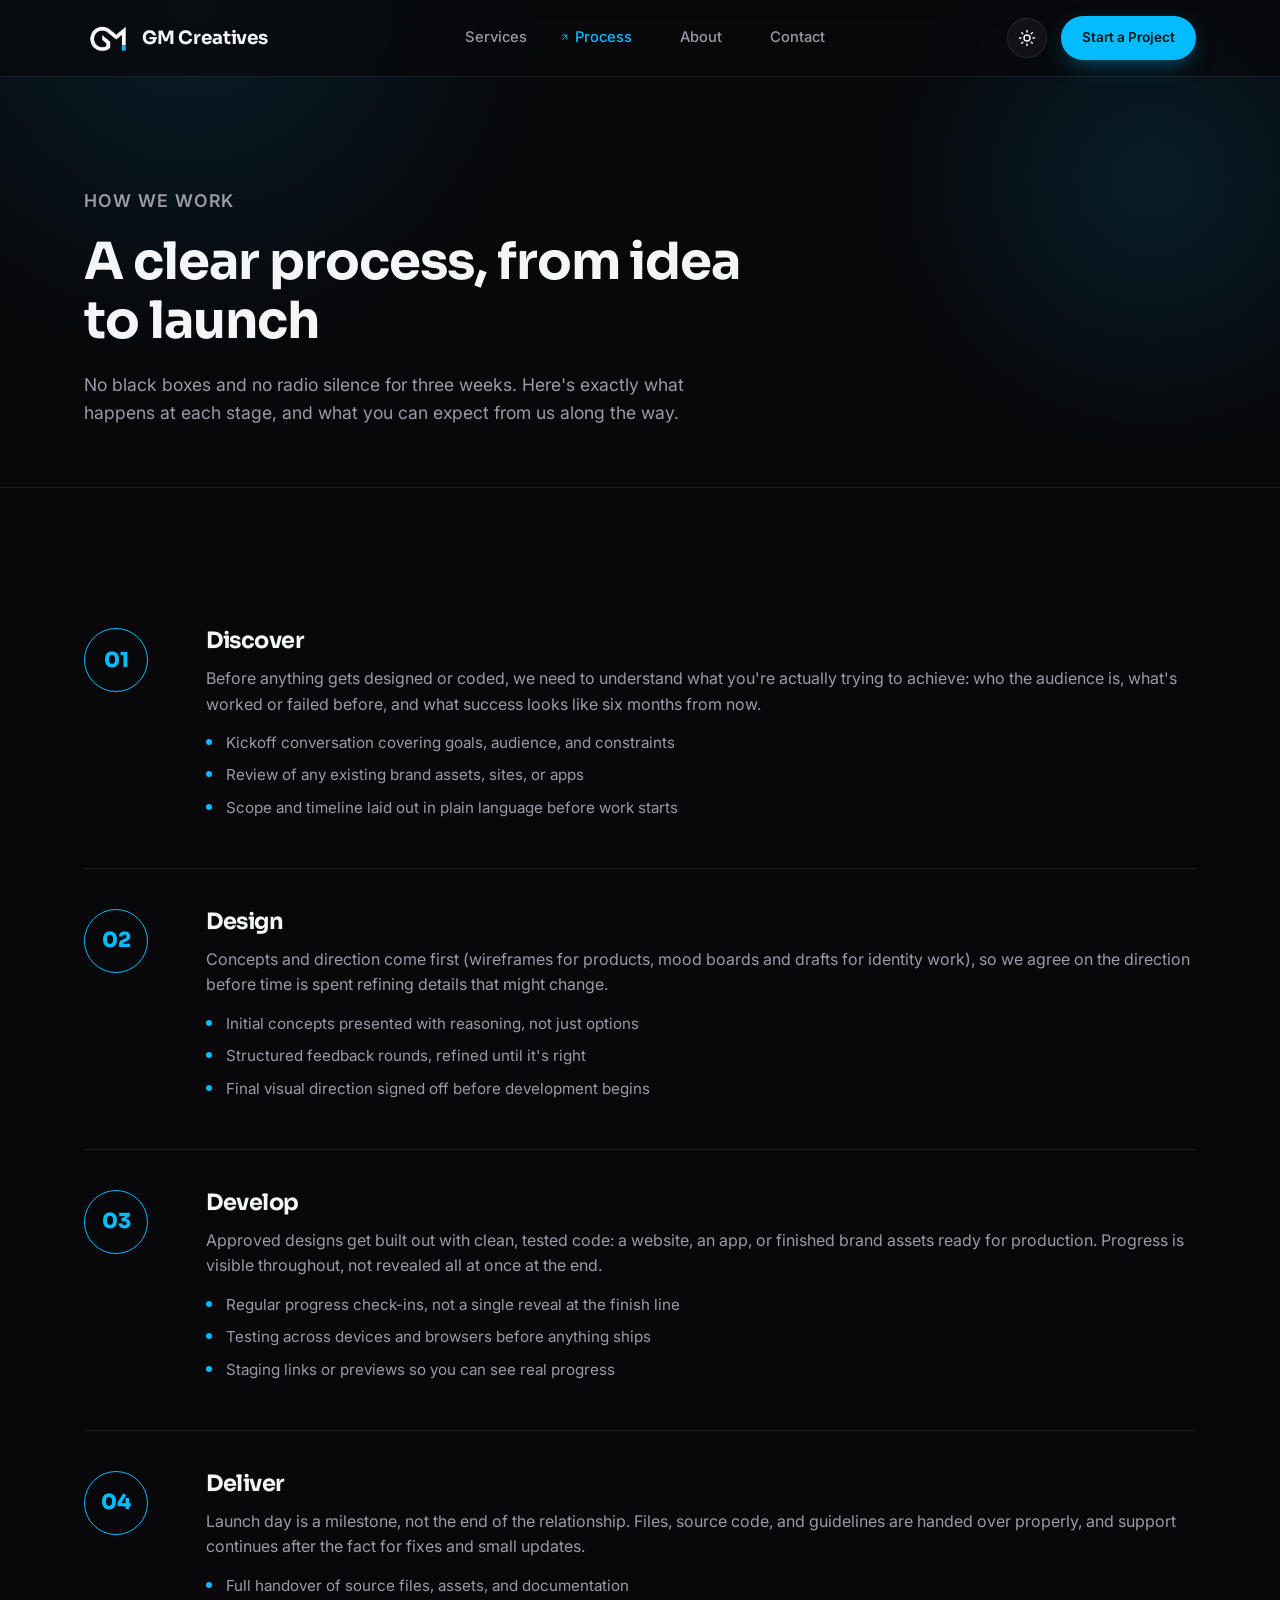
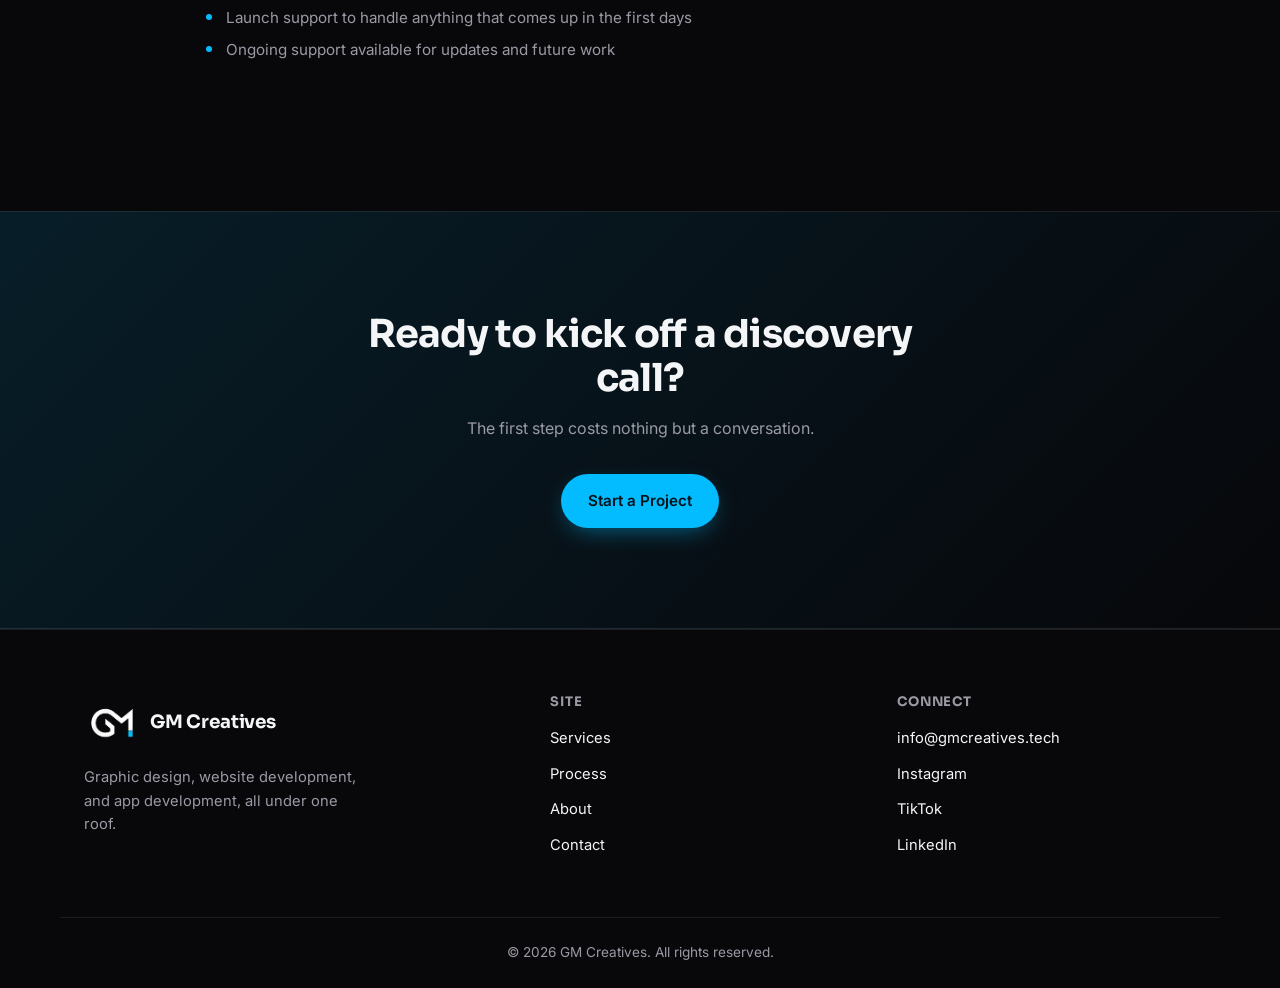
<file: process.html>
<!DOCTYPE html>
<html lang="en">
<head>
<meta charset="UTF-8">
<meta name="viewport" content="width=device-width, initial-scale=1.0">
<title>Process | GM Creatives</title>
<meta name="description" content="How GM Creatives works, from discovery through launch and support.">
<link rel="icon" type="image/jpeg" href="assets/images/logo.jpeg">
<link rel="preconnect" href="https://fonts.googleapis.com">
<link rel="preconnect" href="https://fonts.gstatic.com" crossorigin>
<link href="https://fonts.googleapis.com/css2?family=Sora:wght@400;500;600;700;800&family=Inter:wght@400;500;600;700&display=swap" rel="stylesheet">
<link rel="stylesheet" href="assets/css/styles.css">
<script>
  (function() {
    var saved = localStorage.getItem('gmc-theme');
    var theme = saved || 'dark';
    document.documentElement.setAttribute('data-theme', theme);
  })();
</script>
</head>
<body>

<div class="bg-glow" aria-hidden="true"></div>

<header class="site-header" id="top">
  <div class="container header-inner">
    <a href="index.html" class="brand">
      <img src="assets/images/logo-white.png" alt="GM Creatives logo" class="brand-mark logo-dark">
      <img src="assets/images/logo-black.png" alt="GM Creatives logo" class="brand-mark logo-light">
      <span class="brand-name">GM Creatives</span>
    </a>

    <nav class="main-nav" id="main-nav">
      <a href="services.html"><svg class="nav-arrow" viewBox="0 0 24 24" fill="none" stroke="currentColor" stroke-width="2" stroke-linecap="round" stroke-linejoin="round"><path d="M7 17L17 7M17 7H8M17 7V16"></path></svg>Services</a>
      <a href="process.html" class="active"><svg class="nav-arrow" viewBox="0 0 24 24" fill="none" stroke="currentColor" stroke-width="2" stroke-linecap="round" stroke-linejoin="round"><path d="M7 17L17 7M17 7H8M17 7V16"></path></svg>Process</a>
      <a href="about.html"><svg class="nav-arrow" viewBox="0 0 24 24" fill="none" stroke="currentColor" stroke-width="2" stroke-linecap="round" stroke-linejoin="round"><path d="M7 17L17 7M17 7H8M17 7V16"></path></svg>About</a>
      <a href="contact.html"><svg class="nav-arrow" viewBox="0 0 24 24" fill="none" stroke="currentColor" stroke-width="2" stroke-linecap="round" stroke-linejoin="round"><path d="M7 17L17 7M17 7H8M17 7V16"></path></svg>Contact</a>
    </nav>

    <div class="header-actions">
      <button class="theme-toggle" id="theme-toggle" type="button" aria-label="Toggle light and dark mode">
        <svg class="icon-sun" viewBox="0 0 24 24" fill="none" stroke="currentColor" stroke-width="2" stroke-linecap="round" stroke-linejoin="round"><circle cx="12" cy="12" r="4"></circle><path d="M12 2v2M12 20v2M4.93 4.93l1.41 1.41M17.66 17.66l1.41 1.41M2 12h2M20 12h2M6.34 17.66l-1.41 1.41M19.07 4.93l-1.41 1.41"></path></svg>
        <svg class="icon-moon" viewBox="0 0 24 24" fill="none" stroke="currentColor" stroke-width="2" stroke-linecap="round" stroke-linejoin="round"><path d="M21 12.79A9 9 0 1 1 11.21 3a7 7 0 0 0 9.79 9.79z"></path></svg>
      </button>
      <a href="contact.html" class="btn btn-primary btn-sm">Start a Project</a>
      <button class="nav-toggle" id="nav-toggle" type="button" aria-label="Open menu" aria-expanded="false">
        <span></span><span></span><span></span>
      </button>
    </div>
  </div>
</header>

<nav class="mobile-nav-overlay" id="mobile-nav-overlay">
  <a href="services.html"><svg class="nav-arrow" viewBox="0 0 24 24" fill="none" stroke="currentColor" stroke-width="2" stroke-linecap="round" stroke-linejoin="round"><path d="M7 17L17 7M17 7H8M17 7V16"></path></svg>Services</a>
  <a href="process.html" class="active"><svg class="nav-arrow" viewBox="0 0 24 24" fill="none" stroke="currentColor" stroke-width="2" stroke-linecap="round" stroke-linejoin="round"><path d="M7 17L17 7M17 7H8M17 7V16"></path></svg>Process</a>
  <a href="about.html"><svg class="nav-arrow" viewBox="0 0 24 24" fill="none" stroke="currentColor" stroke-width="2" stroke-linecap="round" stroke-linejoin="round"><path d="M7 17L17 7M17 7H8M17 7V16"></path></svg>About</a>
  <a href="contact.html"><svg class="nav-arrow" viewBox="0 0 24 24" fill="none" stroke="currentColor" stroke-width="2" stroke-linecap="round" stroke-linejoin="round"><path d="M7 17L17 7M17 7H8M17 7V16"></path></svg>Contact</a>
  <a href="contact.html" class="btn btn-primary btn-sm mobile-cta">Start a Project</a>
</nav>

<main>

  <section class="page-header">
    <div class="container">
      <p class="eyebrow reveal">How we work</p>
      <h1 class="reveal">A clear process, from idea to launch</h1>
      <p class="reveal">No black boxes and no radio silence for three weeks. Here's exactly what happens at each stage, and what you can expect from us along the way.</p>
    </div>
  </section>

  <section>
    <div class="container">
      <div class="process-detail-list">

        <div class="process-detail-item reveal">
          <div class="process-detail-marker">01</div>
          <div>
            <h2>Discover</h2>
            <p>Before anything gets designed or coded, we need to understand what you're actually trying to achieve: who the audience is, what's worked or failed before, and what success looks like six months from now.</p>
            <ul>
              <li>Kickoff conversation covering goals, audience, and constraints</li>
              <li>Review of any existing brand assets, sites, or apps</li>
              <li>Scope and timeline laid out in plain language before work starts</li>
            </ul>
          </div>
        </div>

        <div class="process-detail-item reveal">
          <div class="process-detail-marker">02</div>
          <div>
            <h2>Design</h2>
            <p>Concepts and direction come first (wireframes for products, mood boards and drafts for identity work), so we agree on the direction before time is spent refining details that might change.</p>
            <ul>
              <li>Initial concepts presented with reasoning, not just options</li>
              <li>Structured feedback rounds, refined until it's right</li>
              <li>Final visual direction signed off before development begins</li>
            </ul>
          </div>
        </div>

        <div class="process-detail-item reveal">
          <div class="process-detail-marker">03</div>
          <div>
            <h2>Develop</h2>
            <p>Approved designs get built out with clean, tested code: a website, an app, or finished brand assets ready for production. Progress is visible throughout, not revealed all at once at the end.</p>
            <ul>
              <li>Regular progress check-ins, not a single reveal at the finish line</li>
              <li>Testing across devices and browsers before anything ships</li>
              <li>Staging links or previews so you can see real progress</li>
            </ul>
          </div>
        </div>

        <div class="process-detail-item reveal">
          <div class="process-detail-marker">04</div>
          <div>
            <h2>Deliver</h2>
            <p>Launch day is a milestone, not the end of the relationship. Files, source code, and guidelines are handed over properly, and support continues after the fact for fixes and small updates.</p>
            <ul>
              <li>Full handover of source files, assets, and documentation</li>
              <li>Launch support to handle anything that comes up in the first days</li>
              <li>Ongoing support available for updates and future work</li>
            </ul>
          </div>
        </div>

      </div>
    </div>
  </section>

  <section class="cta-banner">
    <div class="container cta-inner reveal">
      <h2>Ready to kick off a discovery call?</h2>
      <p>The first step costs nothing but a conversation.</p>
      <a href="contact.html" class="btn btn-primary">Start a Project</a>
    </div>
  </section>

</main>

<footer class="site-footer">
  <div class="container footer-inner">
    <div class="footer-brand">
      <a href="index.html" class="brand">
        <img src="assets/images/logo-white.png" alt="GM Creatives logo" class="brand-mark logo-dark">
        <img src="assets/images/logo-black.png" alt="GM Creatives logo" class="brand-mark logo-light">
        <span class="brand-name">GM Creatives</span>
      </a>
      <p>Graphic design, website development, and app development, all under one roof.</p>
    </div>

    <div class="footer-links">
      <h4>Site</h4>
      <a href="services.html">Services</a>
      <a href="process.html">Process</a>
      <a href="about.html">About</a>
      <a href="contact.html">Contact</a>
    </div>

    <div class="footer-links">
      <h4>Connect</h4>
      <a href="mailto:info@gmcreatives.tech">info@gmcreatives.tech</a>
      <a href="https://instagram.com/officialmills__" target="_blank" rel="noopener">Instagram</a>
      <a href="https://tiktok.com/@officialmills__" target="_blank" rel="noopener">TikTok</a>
      <a href="https://www.linkedin.com/in/gmills69" target="_blank" rel="noopener">LinkedIn</a>
    </div>
  </div>
  <div class="container footer-bottom">
    <p>&copy; <span id="year"></span> GM Creatives. All rights reserved.</p>
  </div>
</footer>

<script src="assets/js/main.js"></script>
</body>
</html>
</file>
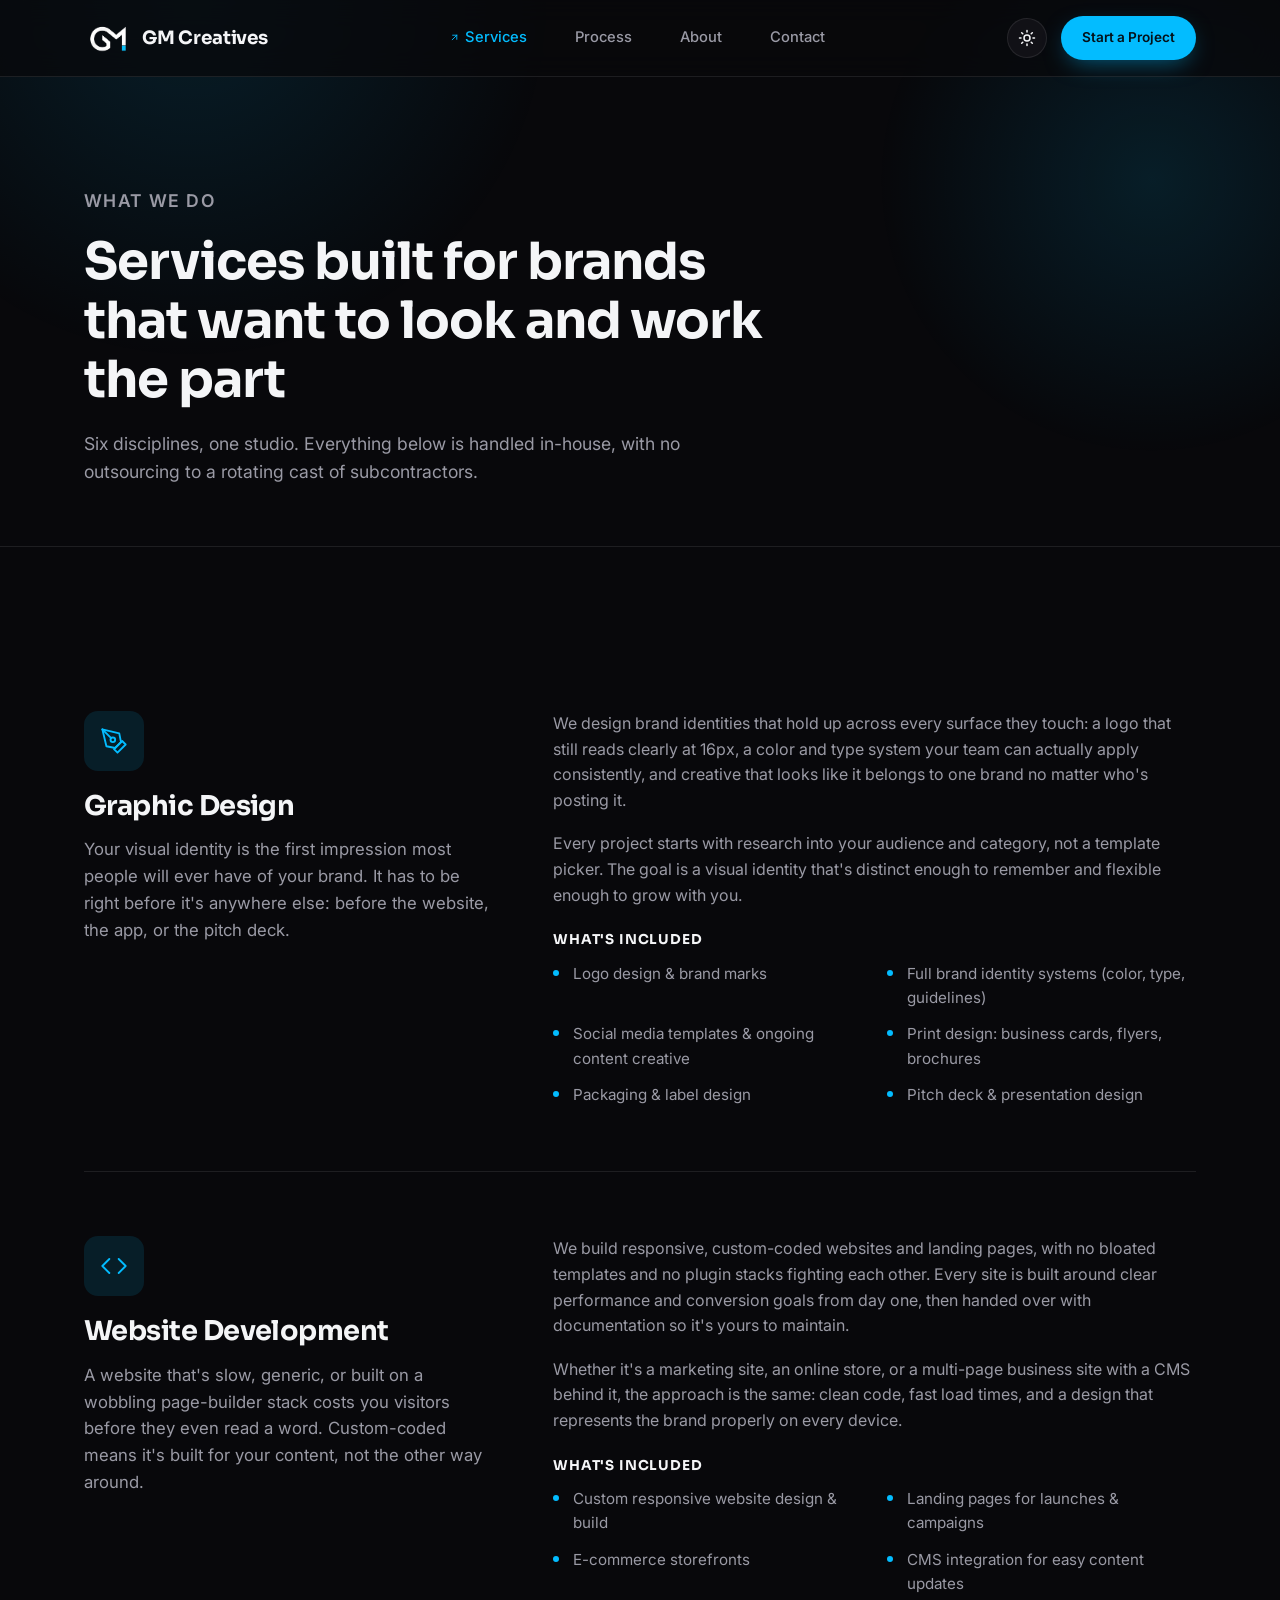
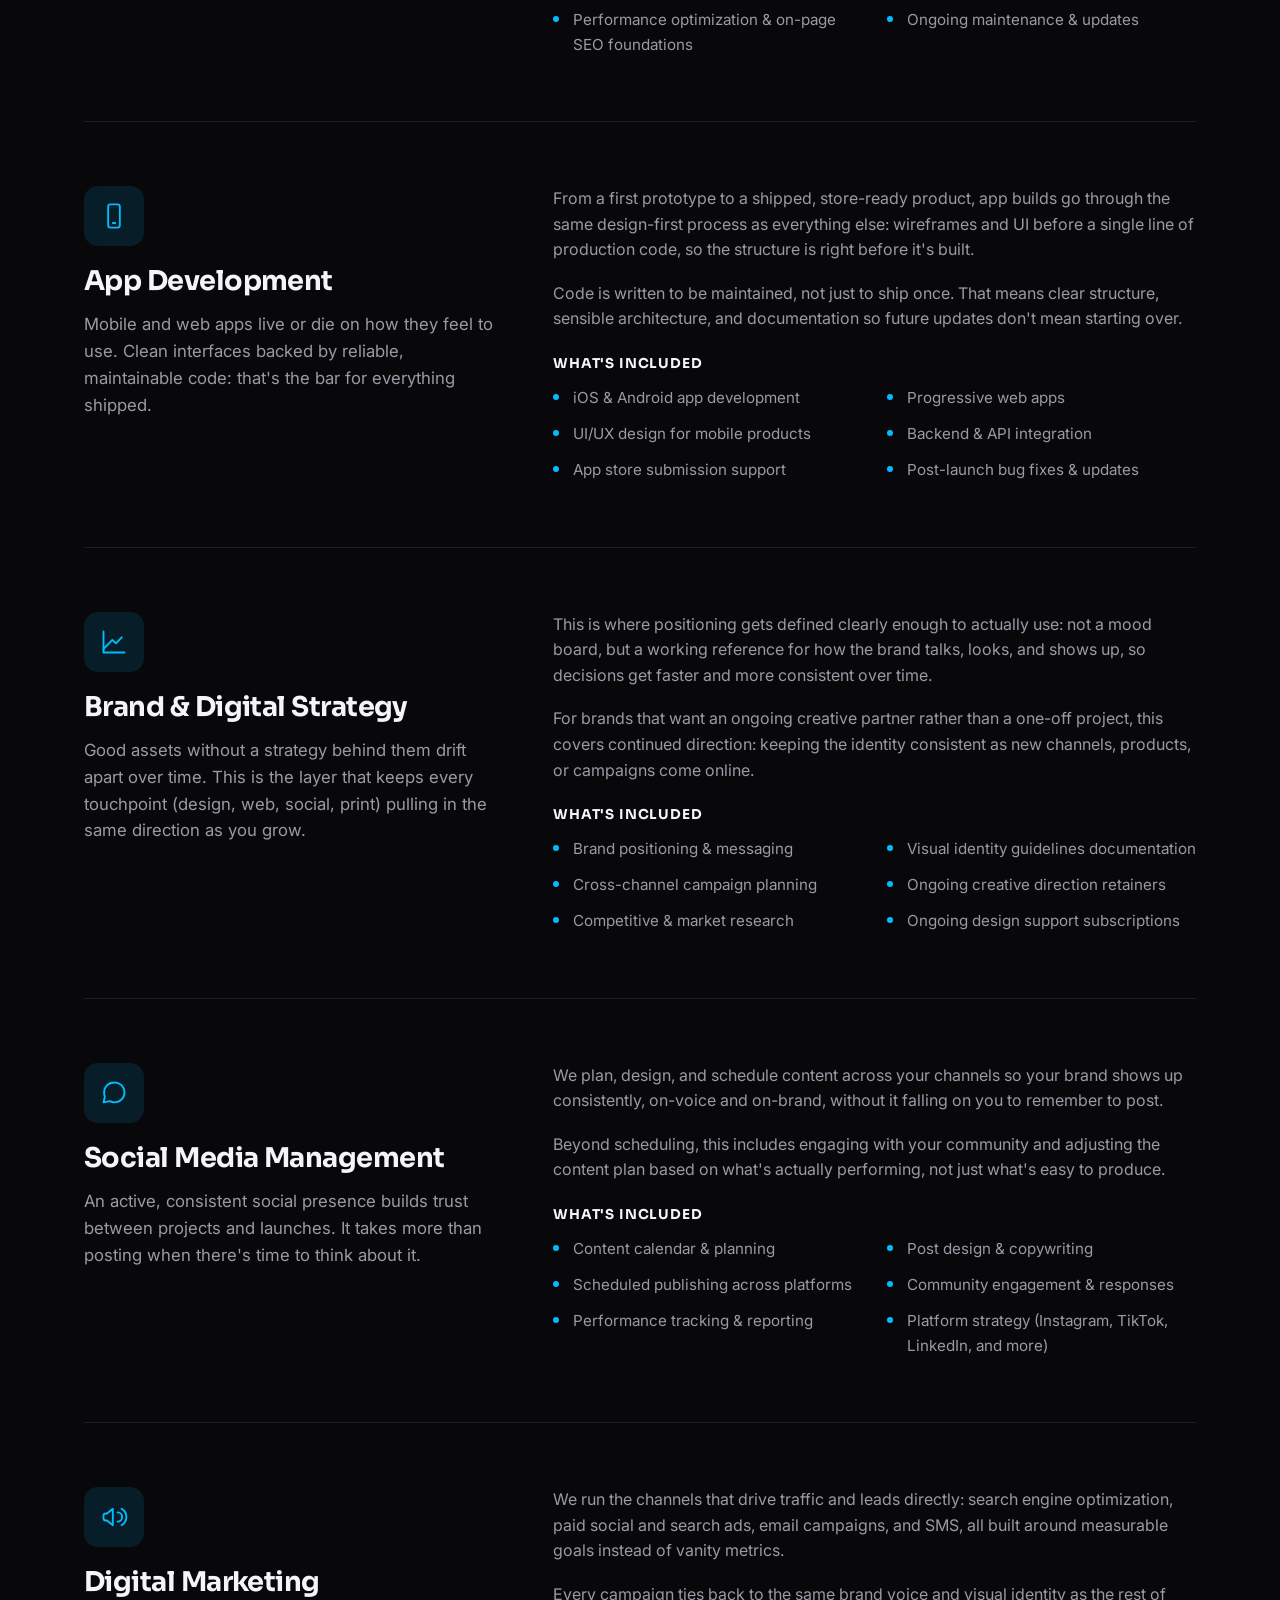
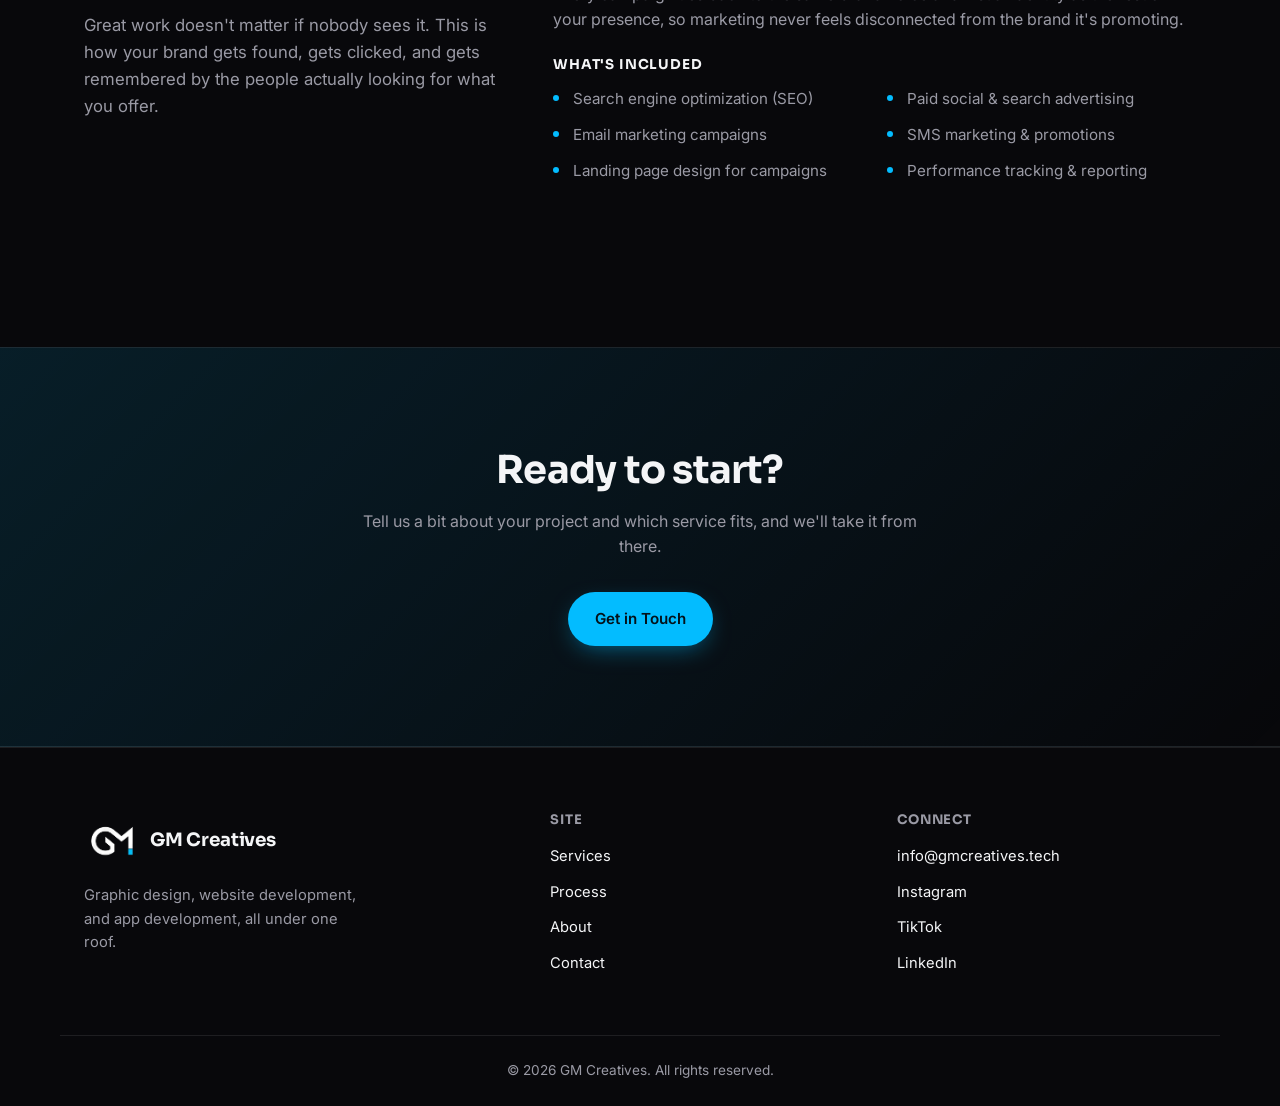
<file: services.html>
<!DOCTYPE html>
<html lang="en">
<head>
<meta charset="UTF-8">
<meta name="viewport" content="width=device-width, initial-scale=1.0">
<title>Services | GM Creatives</title>
<meta name="description" content="Graphic design, website development, app development, brand strategy, social media management, and digital marketing services from GM Creatives.">
<link rel="icon" type="image/jpeg" href="assets/images/logo.jpeg">
<link rel="preconnect" href="https://fonts.googleapis.com">
<link rel="preconnect" href="https://fonts.gstatic.com" crossorigin>
<link href="https://fonts.googleapis.com/css2?family=Sora:wght@400;500;600;700;800&family=Inter:wght@400;500;600;700&display=swap" rel="stylesheet">
<link rel="stylesheet" href="assets/css/styles.css">
<script>
  (function() {
    var saved = localStorage.getItem('gmc-theme');
    var theme = saved || 'dark';
    document.documentElement.setAttribute('data-theme', theme);
  })();
</script>
</head>
<body>

<div class="bg-glow" aria-hidden="true"></div>

<header class="site-header" id="top">
  <div class="container header-inner">
    <a href="index.html" class="brand">
      <img src="assets/images/logo-white.png" alt="GM Creatives logo" class="brand-mark logo-dark">
      <img src="assets/images/logo-black.png" alt="GM Creatives logo" class="brand-mark logo-light">
      <span class="brand-name">GM Creatives</span>
    </a>

    <nav class="main-nav" id="main-nav">
      <a href="services.html" class="active"><svg class="nav-arrow" viewBox="0 0 24 24" fill="none" stroke="currentColor" stroke-width="2" stroke-linecap="round" stroke-linejoin="round"><path d="M7 17L17 7M17 7H8M17 7V16"></path></svg>Services</a>
      <a href="process.html"><svg class="nav-arrow" viewBox="0 0 24 24" fill="none" stroke="currentColor" stroke-width="2" stroke-linecap="round" stroke-linejoin="round"><path d="M7 17L17 7M17 7H8M17 7V16"></path></svg>Process</a>
      <a href="about.html"><svg class="nav-arrow" viewBox="0 0 24 24" fill="none" stroke="currentColor" stroke-width="2" stroke-linecap="round" stroke-linejoin="round"><path d="M7 17L17 7M17 7H8M17 7V16"></path></svg>About</a>
      <a href="contact.html"><svg class="nav-arrow" viewBox="0 0 24 24" fill="none" stroke="currentColor" stroke-width="2" stroke-linecap="round" stroke-linejoin="round"><path d="M7 17L17 7M17 7H8M17 7V16"></path></svg>Contact</a>
    </nav>

    <div class="header-actions">
      <button class="theme-toggle" id="theme-toggle" type="button" aria-label="Toggle light and dark mode">
        <svg class="icon-sun" viewBox="0 0 24 24" fill="none" stroke="currentColor" stroke-width="2" stroke-linecap="round" stroke-linejoin="round"><circle cx="12" cy="12" r="4"></circle><path d="M12 2v2M12 20v2M4.93 4.93l1.41 1.41M17.66 17.66l1.41 1.41M2 12h2M20 12h2M6.34 17.66l-1.41 1.41M19.07 4.93l-1.41 1.41"></path></svg>
        <svg class="icon-moon" viewBox="0 0 24 24" fill="none" stroke="currentColor" stroke-width="2" stroke-linecap="round" stroke-linejoin="round"><path d="M21 12.79A9 9 0 1 1 11.21 3a7 7 0 0 0 9.79 9.79z"></path></svg>
      </button>
      <a href="contact.html" class="btn btn-primary btn-sm">Start a Project</a>
      <button class="nav-toggle" id="nav-toggle" type="button" aria-label="Open menu" aria-expanded="false">
        <span></span><span></span><span></span>
      </button>
    </div>
  </div>
</header>

<nav class="mobile-nav-overlay" id="mobile-nav-overlay">
  <a href="services.html" class="active"><svg class="nav-arrow" viewBox="0 0 24 24" fill="none" stroke="currentColor" stroke-width="2" stroke-linecap="round" stroke-linejoin="round"><path d="M7 17L17 7M17 7H8M17 7V16"></path></svg>Services</a>
  <a href="process.html"><svg class="nav-arrow" viewBox="0 0 24 24" fill="none" stroke="currentColor" stroke-width="2" stroke-linecap="round" stroke-linejoin="round"><path d="M7 17L17 7M17 7H8M17 7V16"></path></svg>Process</a>
  <a href="about.html"><svg class="nav-arrow" viewBox="0 0 24 24" fill="none" stroke="currentColor" stroke-width="2" stroke-linecap="round" stroke-linejoin="round"><path d="M7 17L17 7M17 7H8M17 7V16"></path></svg>About</a>
  <a href="contact.html"><svg class="nav-arrow" viewBox="0 0 24 24" fill="none" stroke="currentColor" stroke-width="2" stroke-linecap="round" stroke-linejoin="round"><path d="M7 17L17 7M17 7H8M17 7V16"></path></svg>Contact</a>
  <a href="contact.html" class="btn btn-primary btn-sm mobile-cta">Start a Project</a>
</nav>

<main>

  <section class="page-header">
    <div class="container">
      <p class="eyebrow reveal">What we do</p>
      <h1 class="reveal">Services built for brands that want to look and work the part</h1>
      <p class="reveal">Six disciplines, one studio. Everything below is handled in-house, with no outsourcing to a rotating cast of subcontractors.</p>
    </div>
  </section>

  <section>
    <div class="container">

      <article class="service-detail" id="graphic-design">
        <div class="reveal">
          <div class="service-detail-icon">
            <svg viewBox="0 0 24 24" fill="none" stroke="currentColor" stroke-width="1.6" stroke-linecap="round" stroke-linejoin="round"><path d="M12 19l7-7 3 3-7 7-3-3z"></path><path d="M18 13l-1.5-7.5L2 2l3.5 14.5L13 18l5-5z"></path><path d="M2 2l7.586 7.586"></path><circle cx="11" cy="11" r="2"></circle></svg>
          </div>
          <h2>Graphic Design</h2>
          <p class="service-detail-summary">Your visual identity is the first impression most people will ever have of your brand. It has to be right before it's anywhere else: before the website, the app, or the pitch deck.</p>
        </div>
        <div class="service-detail-body reveal">
          <p>We design brand identities that hold up across every surface they touch: a logo that still reads clearly at 16px, a color and type system your team can actually apply consistently, and creative that looks like it belongs to one brand no matter who's posting it.</p>
          <p>Every project starts with research into your audience and category, not a template picker. The goal is a visual identity that's distinct enough to remember and flexible enough to grow with you.</p>
          <h4>What's included</h4>
          <ul class="detail-list">
            <li>Logo design &amp; brand marks</li>
            <li>Full brand identity systems (color, type, guidelines)</li>
            <li>Social media templates &amp; ongoing content creative</li>
            <li>Print design: business cards, flyers, brochures</li>
            <li>Packaging &amp; label design</li>
            <li>Pitch deck &amp; presentation design</li>
          </ul>
        </div>
      </article>

      <article class="service-detail" id="website-development">
        <div class="reveal">
          <div class="service-detail-icon">
            <svg viewBox="0 0 24 24" fill="none" stroke="currentColor" stroke-width="1.6" stroke-linecap="round" stroke-linejoin="round"><polyline points="16 18 22 12 16 6"></polyline><polyline points="8 6 2 12 8 18"></polyline></svg>
          </div>
          <h2>Website Development</h2>
          <p class="service-detail-summary">A website that's slow, generic, or built on a wobbling page-builder stack costs you visitors before they even read a word. Custom-coded means it's built for your content, not the other way around.</p>
        </div>
        <div class="service-detail-body reveal">
          <p>We build responsive, custom-coded websites and landing pages, with no bloated templates and no plugin stacks fighting each other. Every site is built around clear performance and conversion goals from day one, then handed over with documentation so it's yours to maintain.</p>
          <p>Whether it's a marketing site, an online store, or a multi-page business site with a CMS behind it, the approach is the same: clean code, fast load times, and a design that represents the brand properly on every device.</p>
          <h4>What's included</h4>
          <ul class="detail-list">
            <li>Custom responsive website design &amp; build</li>
            <li>Landing pages for launches &amp; campaigns</li>
            <li>E-commerce storefronts</li>
            <li>CMS integration for easy content updates</li>
            <li>Performance optimization &amp; on-page SEO foundations</li>
            <li>Ongoing maintenance &amp; updates</li>
          </ul>
        </div>
      </article>

      <article class="service-detail" id="app-development">
        <div class="reveal">
          <div class="service-detail-icon">
            <svg viewBox="0 0 24 24" fill="none" stroke="currentColor" stroke-width="1.6" stroke-linecap="round" stroke-linejoin="round"><rect x="7" y="2" width="10" height="20" rx="2"></rect><line x1="11" y1="18" x2="13" y2="18"></line></svg>
          </div>
          <h2>App Development</h2>
          <p class="service-detail-summary">Mobile and web apps live or die on how they feel to use. Clean interfaces backed by reliable, maintainable code: that's the bar for everything shipped.</p>
        </div>
        <div class="service-detail-body reveal">
          <p>From a first prototype to a shipped, store-ready product, app builds go through the same design-first process as everything else: wireframes and UI before a single line of production code, so the structure is right before it's built.</p>
          <p>Code is written to be maintained, not just to ship once. That means clear structure, sensible architecture, and documentation so future updates don't mean starting over.</p>
          <h4>What's included</h4>
          <ul class="detail-list">
            <li>iOS &amp; Android app development</li>
            <li>Progressive web apps</li>
            <li>UI/UX design for mobile products</li>
            <li>Backend &amp; API integration</li>
            <li>App store submission support</li>
            <li>Post-launch bug fixes &amp; updates</li>
          </ul>
        </div>
      </article>

      <article class="service-detail" id="brand-strategy">
        <div class="reveal">
          <div class="service-detail-icon">
            <svg viewBox="0 0 24 24" fill="none" stroke="currentColor" stroke-width="1.6" stroke-linecap="round" stroke-linejoin="round"><path d="M3 3v18h18"></path><path d="M18.7 8l-5.1 5.2-3-3L3 18"></path></svg>
          </div>
          <h2>Brand &amp; Digital Strategy</h2>
          <p class="service-detail-summary">Good assets without a strategy behind them drift apart over time. This is the layer that keeps every touchpoint (design, web, social, print) pulling in the same direction as you grow.</p>
        </div>
        <div class="service-detail-body reveal">
          <p>This is where positioning gets defined clearly enough to actually use: not a mood board, but a working reference for how the brand talks, looks, and shows up, so decisions get faster and more consistent over time.</p>
          <p>For brands that want an ongoing creative partner rather than a one-off project, this covers continued direction: keeping the identity consistent as new channels, products, or campaigns come online.</p>
          <h4>What's included</h4>
          <ul class="detail-list">
            <li>Brand positioning &amp; messaging</li>
            <li>Visual identity guidelines documentation</li>
            <li>Cross-channel campaign planning</li>
            <li>Ongoing creative direction retainers</li>
            <li>Competitive &amp; market research</li>
            <li>Ongoing design support subscriptions</li>
          </ul>
        </div>
      </article>

      <article class="service-detail" id="social-media-management">
        <div class="reveal">
          <div class="service-detail-icon">
            <svg viewBox="0 0 24 24" fill="none" stroke="currentColor" stroke-width="1.6" stroke-linecap="round" stroke-linejoin="round"><path d="M21 11.5a8.5 8.5 0 01-8.5 8.5 8.4 8.4 0 01-4-1L3 20l1.2-4.8A8.4 8.4 0 013.5 11.5 8.5 8.5 0 0112 3a8.5 8.5 0 019 8.5z"></path></svg>
          </div>
          <h2>Social Media Management</h2>
          <p class="service-detail-summary">An active, consistent social presence builds trust between projects and launches. It takes more than posting when there's time to think about it.</p>
        </div>
        <div class="service-detail-body reveal">
          <p>We plan, design, and schedule content across your channels so your brand shows up consistently, on-voice and on-brand, without it falling on you to remember to post.</p>
          <p>Beyond scheduling, this includes engaging with your community and adjusting the content plan based on what's actually performing, not just what's easy to produce.</p>
          <h4>What's included</h4>
          <ul class="detail-list">
            <li>Content calendar &amp; planning</li>
            <li>Post design &amp; copywriting</li>
            <li>Scheduled publishing across platforms</li>
            <li>Community engagement &amp; responses</li>
            <li>Performance tracking &amp; reporting</li>
            <li>Platform strategy (Instagram, TikTok, LinkedIn, and more)</li>
          </ul>
        </div>
      </article>

      <article class="service-detail" id="digital-marketing">
        <div class="reveal">
          <div class="service-detail-icon">
            <svg viewBox="0 0 24 24" fill="none" stroke="currentColor" stroke-width="1.6" stroke-linecap="round" stroke-linejoin="round"><path d="M3 11v2a2 2 0 002 2h1l5 4V5L6 9H5a2 2 0 00-2 2z"></path><path d="M15 8a4 4 0 010 8"></path><path d="M18.5 5a8 8 0 010 14"></path></svg>
          </div>
          <h2>Digital Marketing</h2>
          <p class="service-detail-summary">Great work doesn't matter if nobody sees it. This is how your brand gets found, gets clicked, and gets remembered by the people actually looking for what you offer.</p>
        </div>
        <div class="service-detail-body reveal">
          <p>We run the channels that drive traffic and leads directly: search engine optimization, paid social and search ads, email campaigns, and SMS, all built around measurable goals instead of vanity metrics.</p>
          <p>Every campaign ties back to the same brand voice and visual identity as the rest of your presence, so marketing never feels disconnected from the brand it's promoting.</p>
          <h4>What's included</h4>
          <ul class="detail-list">
            <li>Search engine optimization (SEO)</li>
            <li>Paid social &amp; search advertising</li>
            <li>Email marketing campaigns</li>
            <li>SMS marketing &amp; promotions</li>
            <li>Landing page design for campaigns</li>
            <li>Performance tracking &amp; reporting</li>
          </ul>
        </div>
      </article>

    </div>
  </section>

  <section class="cta-banner">
    <div class="container cta-inner reveal">
      <h2>Ready to start?</h2>
      <p>Tell us a bit about your project and which service fits, and we'll take it from there.</p>
      <a href="contact.html" class="btn btn-primary">Get in Touch</a>
    </div>
  </section>

</main>

<footer class="site-footer">
  <div class="container footer-inner">
    <div class="footer-brand">
      <a href="index.html" class="brand">
        <img src="assets/images/logo-white.png" alt="GM Creatives logo" class="brand-mark logo-dark">
        <img src="assets/images/logo-black.png" alt="GM Creatives logo" class="brand-mark logo-light">
        <span class="brand-name">GM Creatives</span>
      </a>
      <p>Graphic design, website development, and app development, all under one roof.</p>
    </div>

    <div class="footer-links">
      <h4>Site</h4>
      <a href="services.html">Services</a>
      <a href="process.html">Process</a>
      <a href="about.html">About</a>
      <a href="contact.html">Contact</a>
    </div>

    <div class="footer-links">
      <h4>Connect</h4>
      <a href="mailto:info@gmcreatives.tech">info@gmcreatives.tech</a>
      <a href="https://instagram.com/officialmills__" target="_blank" rel="noopener">Instagram</a>
      <a href="https://tiktok.com/@officialmills__" target="_blank" rel="noopener">TikTok</a>
      <a href="https://www.linkedin.com/in/gmills69" target="_blank" rel="noopener">LinkedIn</a>
    </div>
  </div>
  <div class="container footer-bottom">
    <p>&copy; <span id="year"></span> GM Creatives. All rights reserved.</p>
  </div>
</footer>

<script src="assets/js/main.js"></script>
</body>
</html>
</file>
<file: assets/css/styles.css>
/* ===== Design tokens ===== */
:root {
  --accent: #03bcff;
  --accent-hover: #29cbff;
  --accent-soft: rgba(3, 188, 255, 0.12);
  --radius: 14px;
  --font-head: 'Sora', 'Inter', system-ui, sans-serif;
  --font-body: 'Inter', system-ui, sans-serif;
  --ease: cubic-bezier(0.16, 1, 0.3, 1);
}

/* Dark theme (default) */
[data-theme="dark"] {
  --bg: #08080b;
  --bg-elevated: #111116;
  --bg-card: #141419;
  --border: rgba(255, 255, 255, 0.09);
  --text: #f4f5f7;
  --text-muted: #9a9aa5;
  --accent-contrast: #04121a;
}

/* Light theme */
[data-theme="light"] {
  --bg: #ffffff;
  --bg-elevated: #f4f7fa;
  --bg-card: #ffffff;
  --border: rgba(10, 15, 25, 0.09);
  --text: #10121a;
  --text-muted: #565b6b;
  --accent-contrast: #ffffff;
}

/* ===== Reset ===== */
* { box-sizing: border-box; margin: 0; padding: 0; }

html { scroll-behavior: smooth; }

body {
  background: var(--bg);
  color: var(--text);
  font-family: var(--font-body);
  line-height: 1.6;
  -webkit-font-smoothing: antialiased;
  overflow-x: hidden;
  transition: background 0.3s var(--ease), color 0.3s var(--ease);
}

img { max-width: 100%; display: block; }

a { color: inherit; text-decoration: none; }

ul { list-style: none; }

h1, h2, h3, h4 {
  font-family: var(--font-head);
  font-weight: 700;
  line-height: 1.15;
  letter-spacing: -0.02em;
}

.container {
  width: 100%;
  max-width: 1160px;
  margin: 0 auto;
  padding: 0 24px;
}

.text-accent { color: var(--accent); }

.eyebrow {
  display: inline-block;
  font-size: 0.8rem;
  font-weight: 600;
  letter-spacing: 0.08em;
  text-transform: uppercase;
  color: var(--accent);
  margin-bottom: 14px;
}

/* ===== Background glow ===== */
.bg-glow {
  position: fixed;
  inset: 0;
  z-index: -1;
  pointer-events: none;
  background:
    radial-gradient(600px circle at 15% 0%, var(--accent-soft), transparent 60%),
    radial-gradient(500px circle at 90% 20%, var(--accent-soft), transparent 55%);
}

/* ===== Buttons ===== */
.btn {
  display: inline-flex;
  align-items: center;
  justify-content: center;
  gap: 8px;
  padding: 14px 26px;
  border-radius: 999px;
  font-weight: 600;
  font-size: 0.95rem;
  border: 1px solid transparent;
  cursor: pointer;
  transition: transform 0.2s var(--ease), background 0.2s var(--ease), border-color 0.2s var(--ease), box-shadow 0.2s var(--ease);
  white-space: nowrap;
}

.btn:hover { transform: translateY(-2px); }

.btn-primary {
  background: var(--accent);
  color: var(--accent-contrast);
  box-shadow: 0 8px 24px -8px rgba(3, 188, 255, 0.55);
}

.btn-primary:hover { background: var(--accent-hover); }

.btn-ghost {
  background: transparent;
  border-color: var(--border);
  color: var(--text);
}

.btn-ghost:hover { border-color: var(--accent); color: var(--accent); }

.btn-sm { padding: 10px 20px; font-size: 0.85rem; }

.btn-full { width: 100%; }

/* ===== Header ===== */
.site-header {
  position: sticky;
  top: 0;
  z-index: 100;
  backdrop-filter: blur(14px);
  background: color-mix(in srgb, var(--bg) 75%, transparent);
  border-bottom: 1px solid var(--border);
  box-shadow: 0 0 0 rgba(0, 0, 0, 0);
  transition: box-shadow 0.35s var(--ease), background 0.35s var(--ease);
}

.site-header.scrolled {
  background: color-mix(in srgb, var(--bg) 92%, transparent);
  box-shadow: 0 12px 30px -18px rgba(0, 0, 0, 0.5);
}

.header-inner {
  display: flex;
  align-items: center;
  justify-content: space-between;
  height: 76px;
  transition: height 0.3s var(--ease);
}

.site-header.scrolled .header-inner { height: 64px; }
.site-header.scrolled .brand-mark { height: 40px; }

.brand {
  display: flex;
  align-items: center;
  gap: 10px;
}

.brand-mark {
  height: 48px;
  width: auto;
  object-fit: contain;
  transition: height 0.3s var(--ease);
}

.brand-mark.logo-light { display: none; }
[data-theme="light"] .brand-mark.logo-dark { display: none; }
[data-theme="light"] .brand-mark.logo-light { display: block; }

.brand-name {
  font-family: var(--font-head);
  font-weight: 700;
  font-size: 1.15rem;
  letter-spacing: -0.01em;
}

.main-nav {
  display: flex;
  gap: 32px;
}

.main-nav a {
  display: inline-flex;
  align-items: center;
  gap: 5px;
  font-size: 0.92rem;
  font-weight: 500;
  color: var(--text-muted);
  transition: color 0.2s var(--ease);
}

.main-nav a:hover { color: var(--text); }

.main-nav a.active { color: var(--accent); }

.nav-arrow {
  width: 11px;
  height: 11px;
  opacity: 0;
  transform: translate(-3px, 3px) rotate(-45deg);
  transition: transform 0.25s var(--ease), opacity 0.25s var(--ease);
}

.main-nav a:hover .nav-arrow,
.main-nav a.active .nav-arrow {
  opacity: 1;
  transform: translate(0, 0) rotate(0deg);
}

.footer-brand .brand-mark { height: 56px; }

.header-actions {
  position: relative;
  z-index: 95;
  display: flex;
  align-items: center;
  gap: 14px;
}

.theme-toggle {
  width: 40px;
  height: 40px;
  border-radius: 50%;
  border: 1px solid var(--border);
  background: var(--bg-elevated);
  color: var(--text);
  display: flex;
  align-items: center;
  justify-content: center;
  cursor: pointer;
  transition: border-color 0.2s var(--ease);
}

.theme-toggle:hover { border-color: var(--accent); color: var(--accent); }

.theme-toggle svg { width: 18px; height: 18px; }

.theme-toggle .icon-moon { display: none; }
[data-theme="light"] .theme-toggle .icon-sun { display: none; }
[data-theme="light"] .theme-toggle .icon-moon { display: block; }

.nav-toggle {
  display: none;
  width: 40px;
  height: 40px;
  border-radius: 8px;
  border: 1px solid var(--border);
  background: var(--bg-elevated);
  flex-direction: column;
  align-items: center;
  justify-content: center;
  gap: 5px;
  cursor: pointer;
}

.nav-toggle span {
  width: 18px;
  height: 2px;
  background: var(--text);
  border-radius: 2px;
  transition: transform 0.25s var(--ease), opacity 0.25s var(--ease);
}

.nav-toggle.open span:nth-child(1) { transform: translateY(7px) rotate(45deg); }
.nav-toggle.open span:nth-child(2) { opacity: 0; }
.nav-toggle.open span:nth-child(3) { transform: translateY(-7px) rotate(-45deg); }

/* ===== Mobile full-screen nav overlay =====
   Deliberately a sibling of <header>, not a descendant: .site-header
   uses backdrop-filter, which makes it a containing block for any
   position:fixed descendant, so a fixed overlay nested inside it
   would be sized to the header's box instead of the viewport. */
.mobile-nav-overlay { display: none; }

.mobile-nav-overlay a.mobile-cta { display: none; }

@media (max-width: 900px) {
  .mobile-nav-overlay {
    display: flex;
    position: fixed;
    inset: 0;
    z-index: 90;
    flex-direction: column;
    align-items: center;
    justify-content: center;
    gap: 20px;
    background: color-mix(in srgb, var(--bg) 80%, transparent);
    backdrop-filter: blur(22px);
    -webkit-backdrop-filter: blur(22px);
    opacity: 0;
    visibility: hidden;
    transform: translateY(-18px);
    transition: opacity 0.4s var(--ease), transform 0.4s var(--ease), visibility 0.4s;
    pointer-events: none;
  }

  .mobile-nav-overlay.open {
    opacity: 1;
    visibility: visible;
    transform: translateY(0);
    pointer-events: auto;
  }

  .mobile-nav-overlay a {
    display: inline-flex;
    align-items: center;
    gap: 6px;
    font-size: 1.1rem;
    font-weight: 600;
    color: var(--text-muted);
    transition: color 0.2s var(--ease);
  }

  .mobile-nav-overlay a:hover { color: var(--text); }
  .mobile-nav-overlay a.active { color: var(--accent); }

  .mobile-nav-overlay a:hover .nav-arrow,
  .mobile-nav-overlay a.active .nav-arrow {
    opacity: 1;
    transform: translate(0, 0) rotate(0deg);
  }

  .mobile-nav-overlay a.mobile-cta {
    color: var(--accent-contrast);
  }
}

@media (prefers-reduced-motion: reduce) {
  .mobile-nav-overlay { transition: none; }
}

/* ===== Hero ===== */
.hero { padding: 120px 0 80px; }

.hero-inner { max-width: 780px; }

.hero-title {
  font-size: clamp(2.4rem, 6vw, 4rem);
  margin-bottom: 24px;
}

.hero-line {
  display: inline-block;
  opacity: 0;
  transform: translateY(34px);
  animation: hero-line-in 0.9s var(--ease) forwards;
}

.hero-line-1 { animation-delay: 0.1s; }
.hero-line-2 { animation-delay: 0.32s; }

.hero-line-3 {
  animation-delay: 0.54s, 1.6s;
  animation-duration: 0.9s, 5s;
  animation-timing-function: var(--ease), linear;
  animation-fill-mode: forwards, none;
  animation-iteration-count: 1, infinite;
  animation-name: hero-line-in, hero-shimmer;
  background: linear-gradient(90deg, var(--accent) 0%, #8fe6ff 25%, var(--accent) 50%, #8fe6ff 75%, var(--accent) 100%);
  background-size: 200% auto;
  -webkit-background-clip: text;
  background-clip: text;
  color: transparent;
}

@keyframes hero-line-in {
  to { opacity: 1; transform: translateY(0); }
}

@keyframes hero-shimmer {
  0% { background-position: 0% 50%; }
  100% { background-position: 200% 50%; }
}

@media (prefers-reduced-motion: reduce) {
  .hero-line { animation: none; opacity: 1; transform: none; }
}

.hero-sub {
  font-size: 1.15rem;
  color: var(--text-muted);
  max-width: 600px;
  margin-bottom: 36px;
}

.hero-actions { display: flex; gap: 16px; flex-wrap: wrap; }

/* ===== Pillars ===== */
.pillars { padding: 50px 0; border-top: 1px solid var(--border); border-bottom: 1px solid var(--border); }

.pillars-grid {
  display: grid;
  grid-template-columns: repeat(2, 1fr);
  gap: 32px;
  max-width: 620px;
  margin: 0 auto;
}

.pillar { display: flex; flex-direction: column; gap: 6px; }

.pillar-num {
  font-family: var(--font-head);
  font-size: 2.2rem;
  font-weight: 800;
  color: var(--accent);
}

.pillar-label { color: var(--text-muted); font-size: 0.92rem; }

/* ===== Section head ===== */
.section-head { max-width: 640px; margin-bottom: 56px; }

.section-head h2 { font-size: clamp(1.8rem, 4vw, 2.6rem); margin-bottom: 16px; }

.section-sub { color: var(--text-muted); font-size: 1.05rem; }

section { padding: 100px 0; }

/* ===== Services ===== */
.services-grid {
  display: grid;
  grid-template-columns: repeat(2, 1fr);
  gap: 24px;
}

.services-grid .service-card:last-child:nth-child(odd) {
  grid-column: 1 / -1;
}

.service-card {
  background: var(--bg-card);
  border: 1px solid var(--border);
  border-radius: var(--radius);
  padding: 36px;
  transition: transform 0.25s var(--ease), border-color 0.25s var(--ease), box-shadow 0.25s var(--ease);
}

.service-card:hover {
  transform: translateY(-4px);
  border-color: var(--accent);
  box-shadow: 0 16px 40px -20px rgba(3, 188, 255, 0.4);
}

.service-icon {
  width: 52px;
  height: 52px;
  border-radius: 12px;
  background: var(--accent-soft);
  color: var(--accent);
  display: flex;
  align-items: center;
  justify-content: center;
  margin-bottom: 22px;
}

.service-icon svg { width: 24px; height: 24px; }

.service-card h3 { font-size: 1.3rem; margin-bottom: 10px; }

.service-card p { color: var(--text-muted); margin-bottom: 18px; }

.service-list li {
  position: relative;
  padding-left: 18px;
  color: var(--text-muted);
  font-size: 0.92rem;
  margin-bottom: 8px;
}

.service-list li::before {
  content: "";
  position: absolute;
  left: 0;
  top: 9px;
  width: 6px;
  height: 6px;
  border-radius: 50%;
  background: var(--accent);
}

/* ===== Process / timeline ===== */
.process { background: var(--bg-elevated); }

.timeline {
  display: grid;
  grid-template-columns: repeat(4, 1fr);
  gap: 24px;
  position: relative;
}

.timeline-item {
  background: var(--bg-card);
  border: 1px solid var(--border);
  border-radius: var(--radius);
  padding: 28px 24px;
}

.timeline-marker {
  font-family: var(--font-head);
  font-weight: 800;
  font-size: 1.1rem;
  color: var(--accent);
  border: 1px solid var(--accent);
  width: 40px;
  height: 40px;
  border-radius: 50%;
  display: flex;
  align-items: center;
  justify-content: center;
  margin-bottom: 18px;
}

.timeline-item h3 { font-size: 1.1rem; margin-bottom: 8px; }

.timeline-item p { color: var(--text-muted); font-size: 0.92rem; }

/* ===== About ===== */
.about-grid {
  display: grid;
  grid-template-columns: 0.8fr 1.2fr;
  gap: 64px;
  align-items: center;
}

.about-photo {
  border-radius: var(--radius);
  overflow: hidden;
  border: 1px solid var(--border);
  aspect-ratio: 4 / 5;
  background: var(--bg-elevated);
}

.about-photo img { width: 100%; height: 100%; object-fit: cover; }

.about-role {
  color: var(--accent);
  font-weight: 600;
  margin-bottom: 20px;
}

.about-content h2 { font-size: clamp(1.8rem, 4vw, 2.4rem); margin-bottom: 6px; }

.about-text { color: var(--text-muted); margin-bottom: 16px; }

.about-quote {
  font-family: var(--font-head);
  font-size: 1.2rem;
  font-style: italic;
  margin-top: 24px;
  padding-left: 20px;
  border-left: 3px solid var(--accent);
}

/* ===== CTA banner ===== */
.cta-banner {
  background: linear-gradient(135deg, var(--accent-soft), transparent);
  border-top: 1px solid var(--border);
  border-bottom: 1px solid var(--border);
}

.cta-inner { text-align: center; max-width: 640px; margin: 0 auto; }

.cta-inner h2 { font-size: clamp(1.8rem, 4vw, 2.4rem); margin-bottom: 16px; }

.cta-inner p { color: var(--text-muted); margin-bottom: 32px; }

/* ===== Contact ===== */
.contact-grid {
  display: grid;
  grid-template-columns: 1fr 1fr;
  gap: 64px;
}

.contact-email {
  display: inline-block;
  font-family: var(--font-head);
  font-size: 1.4rem;
  font-weight: 700;
  color: var(--accent);
  margin: 20px 0 28px;
}

.socials { display: flex; gap: 14px; }

.socials a {
  width: 42px;
  height: 42px;
  border-radius: 50%;
  border: 1px solid var(--border);
  display: flex;
  align-items: center;
  justify-content: center;
  color: var(--text-muted);
  transition: border-color 0.2s var(--ease), color 0.2s var(--ease), transform 0.2s var(--ease);
}

.socials a svg { width: 18px; height: 18px; }

.socials a:hover { border-color: var(--accent); color: var(--accent); transform: translateY(-3px); }

.contact-form {
  display: flex;
  flex-direction: column;
  gap: 18px;
  background: var(--bg-card);
  border: 1px solid var(--border);
  border-radius: var(--radius);
  padding: 32px;
}

.contact-form label {
  display: flex;
  flex-direction: column;
  gap: 8px;
  font-size: 0.88rem;
  color: var(--text-muted);
  font-weight: 500;
}

.contact-form input,
.contact-form textarea {
  background: var(--bg-elevated);
  border: 1px solid var(--border);
  border-radius: 10px;
  padding: 12px 14px;
  color: var(--text);
  font-family: var(--font-body);
  font-size: 0.95rem;
  resize: vertical;
  transition: border-color 0.2s var(--ease);
}

.contact-form input:focus,
.contact-form textarea:focus {
  outline: none;
  border-color: var(--accent);
}

/* ===== Footer ===== */
.site-footer {
  border-top: 1px solid var(--border);
  padding-top: 64px;
}

.footer-inner {
  display: grid;
  grid-template-columns: 1.4fr 1fr 1fr;
  gap: 48px;
  padding-bottom: 48px;
}

.footer-brand p {
  color: var(--text-muted);
  margin-top: 16px;
  max-width: 280px;
  font-size: 0.92rem;
}

.footer-links h4 {
  font-size: 0.82rem;
  text-transform: uppercase;
  letter-spacing: 0.06em;
  color: var(--text-muted);
  margin-bottom: 18px;
}

.footer-links a {
  display: block;
  color: var(--text);
  font-size: 0.92rem;
  margin-bottom: 12px;
  transition: color 0.2s var(--ease);
}

.footer-links a:hover { color: var(--accent); }

.footer-bottom {
  border-top: 1px solid var(--border);
  padding: 24px;
  text-align: center;
  color: var(--text-muted);
  font-size: 0.85rem;
}

/* ===== Sub-page header ===== */
.page-header {
  padding: 90px 0 60px;
  border-bottom: 1px solid var(--border);
}

.page-header .eyebrow { margin-bottom: 18px; }

.page-header h1 {
  font-size: clamp(2.2rem, 5vw, 3.2rem);
  max-width: 720px;
}

.page-header p {
  color: var(--text-muted);
  font-size: 1.1rem;
  max-width: 620px;
  margin-top: 20px;
}

/* ===== Section CTA (Know More links) ===== */
.section-cta {
  display: flex;
  justify-content: center;
  margin-top: 48px;
}

.know-more {
  display: inline-flex;
  align-items: center;
  gap: 6px;
  font-weight: 600;
  color: var(--accent);
  font-size: 0.92rem;
  margin-top: 16px;
}

.know-more svg { width: 15px; height: 15px; transition: transform 0.2s var(--ease); }

.know-more:hover svg { transform: translateX(3px); }

/* ===== Home teasers ===== */
.teaser {
  display: grid;
  grid-template-columns: 1fr 1fr;
  gap: 64px;
  align-items: center;
}

.teaser-photo {
  border-radius: var(--radius);
  overflow: hidden;
  border: 1px solid var(--border);
  aspect-ratio: 4 / 5;
  background: var(--bg-elevated);
}

.teaser-photo img { width: 100%; height: 100%; object-fit: cover; }

.process-teaser-row {
  display: grid;
  grid-template-columns: repeat(4, 1fr);
  gap: 24px;
  margin-bottom: 8px;
}

.process-teaser-item {
  text-align: center;
  padding: 28px 16px;
  border: 1px solid var(--border);
  border-radius: var(--radius);
  background: var(--bg-card);
}

.process-teaser-item .timeline-marker { margin: 0 auto 16px; }

.process-teaser-item h3 { font-size: 1rem; }

/* ===== Detailed service sections ===== */
.service-detail {
  display: grid;
  grid-template-columns: 0.9fr 1.4fr;
  gap: 56px;
  padding: 64px 0;
  border-bottom: 1px solid var(--border);
  scroll-margin-top: 100px;
}

.service-detail:last-child { border-bottom: none; }

.service-detail-icon {
  width: 60px;
  height: 60px;
  border-radius: 14px;
  background: var(--accent-soft);
  color: var(--accent);
  display: flex;
  align-items: center;
  justify-content: center;
  margin-bottom: 20px;
}

.service-detail-icon svg { width: 28px; height: 28px; }

.service-detail h2 { font-size: 1.7rem; margin-bottom: 14px; }

.service-detail-summary { color: var(--text-muted); font-size: 1.05rem; }

.service-detail-body p { color: var(--text-muted); margin-bottom: 18px; }

.service-detail-body h4 {
  font-size: 0.85rem;
  text-transform: uppercase;
  letter-spacing: 0.06em;
  color: var(--text);
  margin: 24px 0 14px;
}

.detail-list {
  display: grid;
  grid-template-columns: repeat(2, 1fr);
  gap: 12px 24px;
}

.detail-list li {
  position: relative;
  padding-left: 20px;
  color: var(--text-muted);
  font-size: 0.95rem;
}

.detail-list li::before {
  content: "";
  position: absolute;
  left: 0;
  top: 8px;
  width: 6px;
  height: 6px;
  border-radius: 50%;
  background: var(--accent);
}

/* ===== Detailed process ===== */
.process-detail-list { display: flex; flex-direction: column; gap: 0; }

.process-detail-item {
  display: grid;
  grid-template-columns: 90px 1fr;
  gap: 32px;
  padding: 40px 0;
  border-bottom: 1px solid var(--border);
}

.process-detail-item:last-child { border-bottom: none; }

.process-detail-marker {
  font-family: var(--font-head);
  font-weight: 800;
  font-size: 1.3rem;
  color: var(--accent);
  border: 1px solid var(--accent);
  width: 64px;
  height: 64px;
  border-radius: 50%;
  display: flex;
  align-items: center;
  justify-content: center;
}

.process-detail-item h2 { font-size: 1.4rem; margin-bottom: 12px; }

.process-detail-item p { color: var(--text-muted); margin-bottom: 14px; }

.process-detail-item ul { color: var(--text-muted); font-size: 0.95rem; }

.process-detail-item li {
  position: relative;
  padding-left: 20px;
  margin-bottom: 8px;
}

.process-detail-item li::before {
  content: "";
  position: absolute;
  left: 0;
  top: 8px;
  width: 6px;
  height: 6px;
  border-radius: 50%;
  background: var(--accent);
}

/* ===== About page detail ===== */
.about-detail-grid {
  display: grid;
  grid-template-columns: 0.85fr 1.15fr;
  gap: 64px;
  align-items: start;
}

.about-detail-photo {
  border-radius: var(--radius);
  overflow: hidden;
  border: 1px solid var(--border);
  aspect-ratio: 4 / 5;
  background: var(--bg-elevated);
  position: sticky;
  top: 110px;
}

.about-detail-photo img { width: 100%; height: 100%; object-fit: cover; }

.about-detail-content h2 {
  font-size: 1.4rem;
  margin: 36px 0 14px;
}

.about-detail-content h2:first-child { margin-top: 0; }

.about-detail-content p { color: var(--text-muted); margin-bottom: 16px; }

.bring-list {
  display: grid;
  grid-template-columns: repeat(2, 1fr);
  gap: 16px;
  margin-top: 8px;
}

.bring-item {
  border: 1px solid var(--border);
  border-radius: 12px;
  padding: 18px 20px;
  background: var(--bg-card);
}

.bring-item h4 { font-size: 0.98rem; margin-bottom: 6px; }

.bring-item p { font-size: 0.9rem; margin-bottom: 0; }

/* ===== Preloader ===== */
.preloader {
  position: fixed;
  inset: 0;
  z-index: 9999;
  display: flex;
  align-items: center;
  justify-content: center;
  background: var(--bg);
  transition: opacity 0.6s var(--ease), visibility 0.6s var(--ease);
}

.preloader.preloader-hidden {
  opacity: 0;
  visibility: hidden;
  pointer-events: none;
}

.preloader-inner {
  position: relative;
  width: 150px;
  height: 150px;
  display: flex;
  align-items: center;
  justify-content: center;
}

.preloader-ring {
  position: absolute;
  inset: 0;
  border-radius: 50%;
  border: 3px solid var(--border);
  border-top-color: var(--accent);
  animation: preloader-spin 0.9s linear infinite;
}

@keyframes preloader-spin {
  to { transform: rotate(360deg); }
}

.preloader-logo {
  position: relative;
  z-index: 1;
  height: 68px;
  width: auto;
  object-fit: contain;
}

.preloader-logo.logo-light { display: none; }
[data-theme="light"] .preloader-logo.logo-dark { display: none; }
[data-theme="light"] .preloader-logo.logo-light { display: block; }

body.preloading, body.nav-open { overflow: hidden; }

@media (prefers-reduced-motion: reduce) {
  .preloader-ring { animation: none; }
}

/* ===== Reveal-on-scroll ===== */
.reveal {
  opacity: 0;
  transform: translateY(24px);
  transition: opacity 0.7s var(--ease), transform 0.7s var(--ease);
}

.reveal.in-view {
  opacity: 1;
  transform: translateY(0);
}

/* ===== Responsive ===== */
@media (max-width: 900px) {
  .nav-toggle { display: flex; }
  .main-nav { display: none; }

  .pillars-grid { grid-template-columns: repeat(2, 1fr); }
  .services-grid { grid-template-columns: 1fr; }
  .timeline { grid-template-columns: repeat(2, 1fr); }
  .about-grid { grid-template-columns: 1fr; }
  .about-photo { max-width: 320px; margin: 0 auto; }
  .contact-grid { grid-template-columns: 1fr; }
  .footer-inner { grid-template-columns: 1fr; }

  .teaser { grid-template-columns: 1fr; }
  .teaser-photo { max-width: 320px; margin: 0 auto; }
  .process-teaser-row { grid-template-columns: repeat(2, 1fr); }

  .service-detail { grid-template-columns: 1fr; gap: 24px; }
  .detail-list { grid-template-columns: 1fr; }

  .about-detail-grid { grid-template-columns: 1fr; }
  .about-detail-photo { position: static; max-width: 320px; margin: 0 auto; }
  .bring-list { grid-template-columns: 1fr; }

  .process-detail-item { grid-template-columns: 1fr; gap: 16px; }
}

@media (max-width: 600px) {
  .header-actions .btn-sm:not(.mobile-cta) { display: none; }
  .mobile-nav-overlay a.mobile-cta { display: inline-flex; }
}

@media (max-width: 560px) {
  .pillars-grid { grid-template-columns: 1fr; }
  .timeline { grid-template-columns: 1fr; }
  .hero { padding: 90px 0 60px; }
  section { padding: 70px 0; }
  .hero-actions .btn { flex: 1; }
  .process-teaser-row { grid-template-columns: 1fr; }
}
</file>
